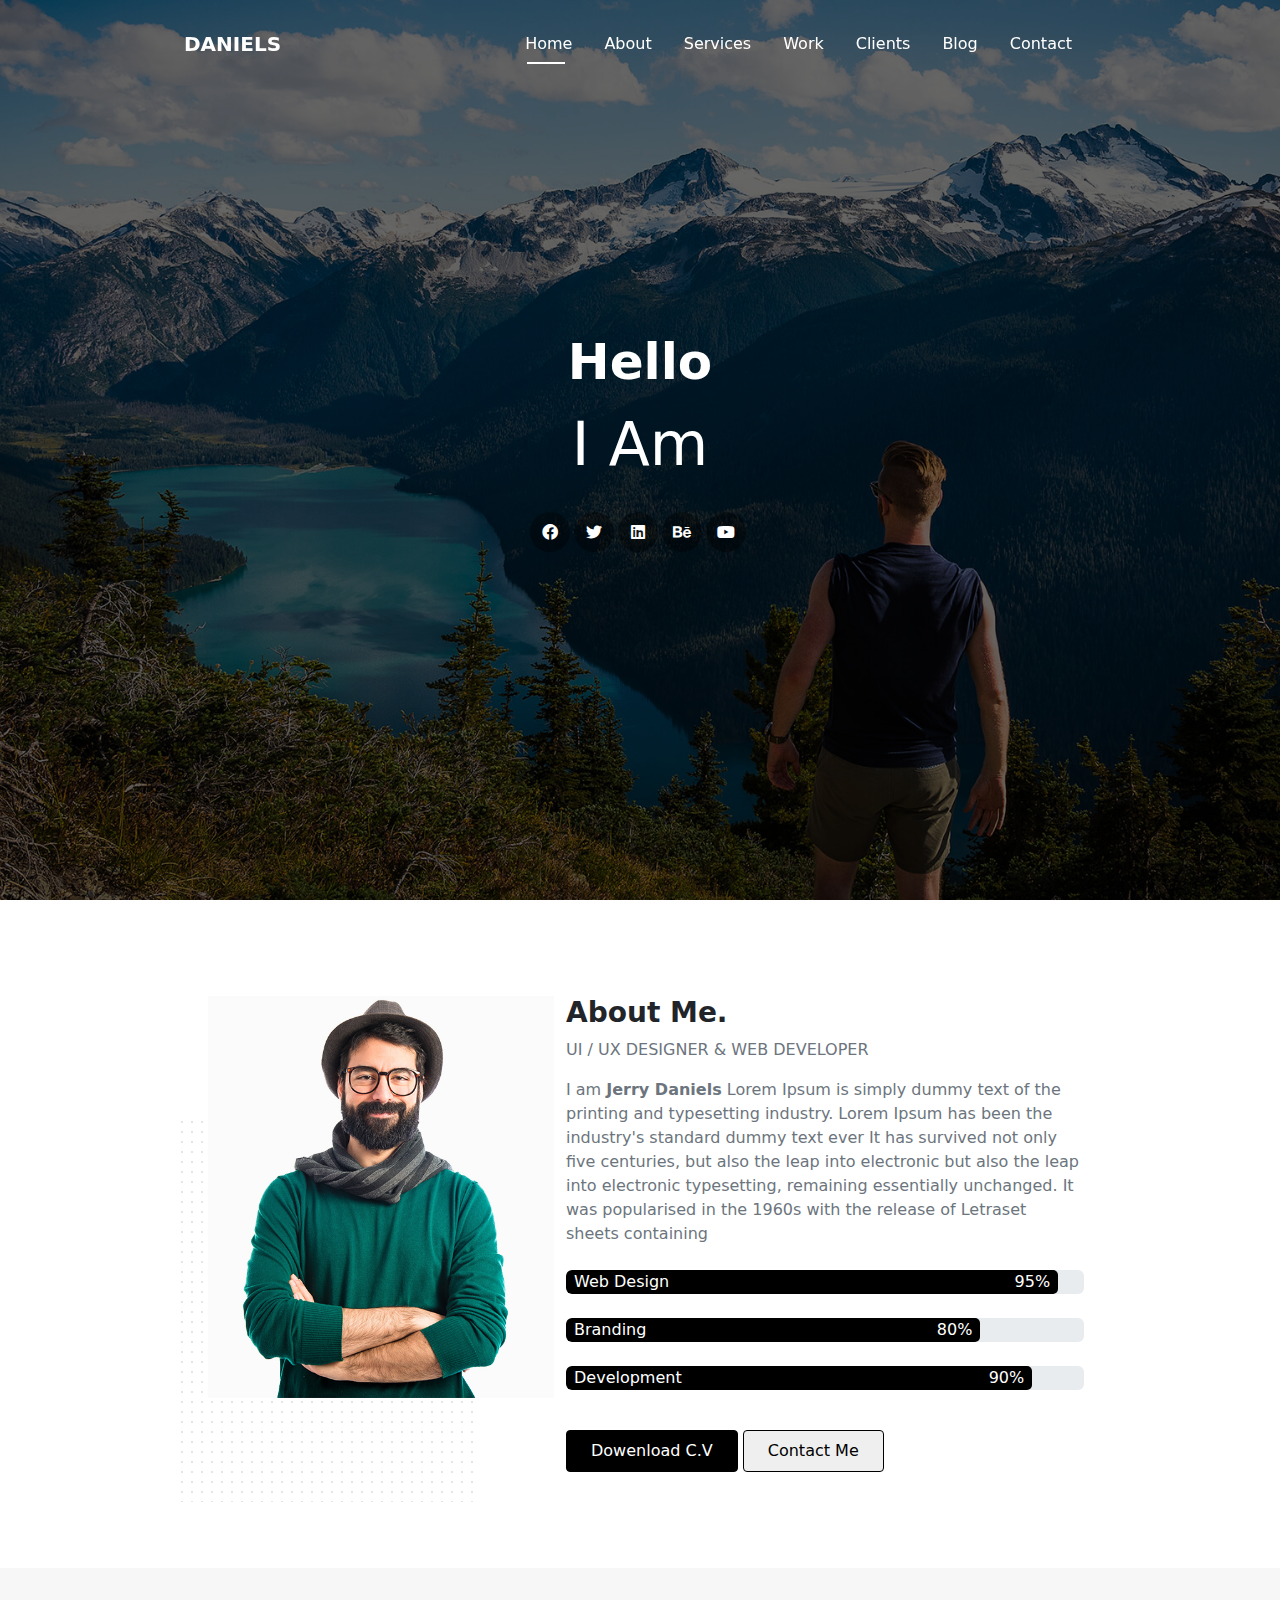
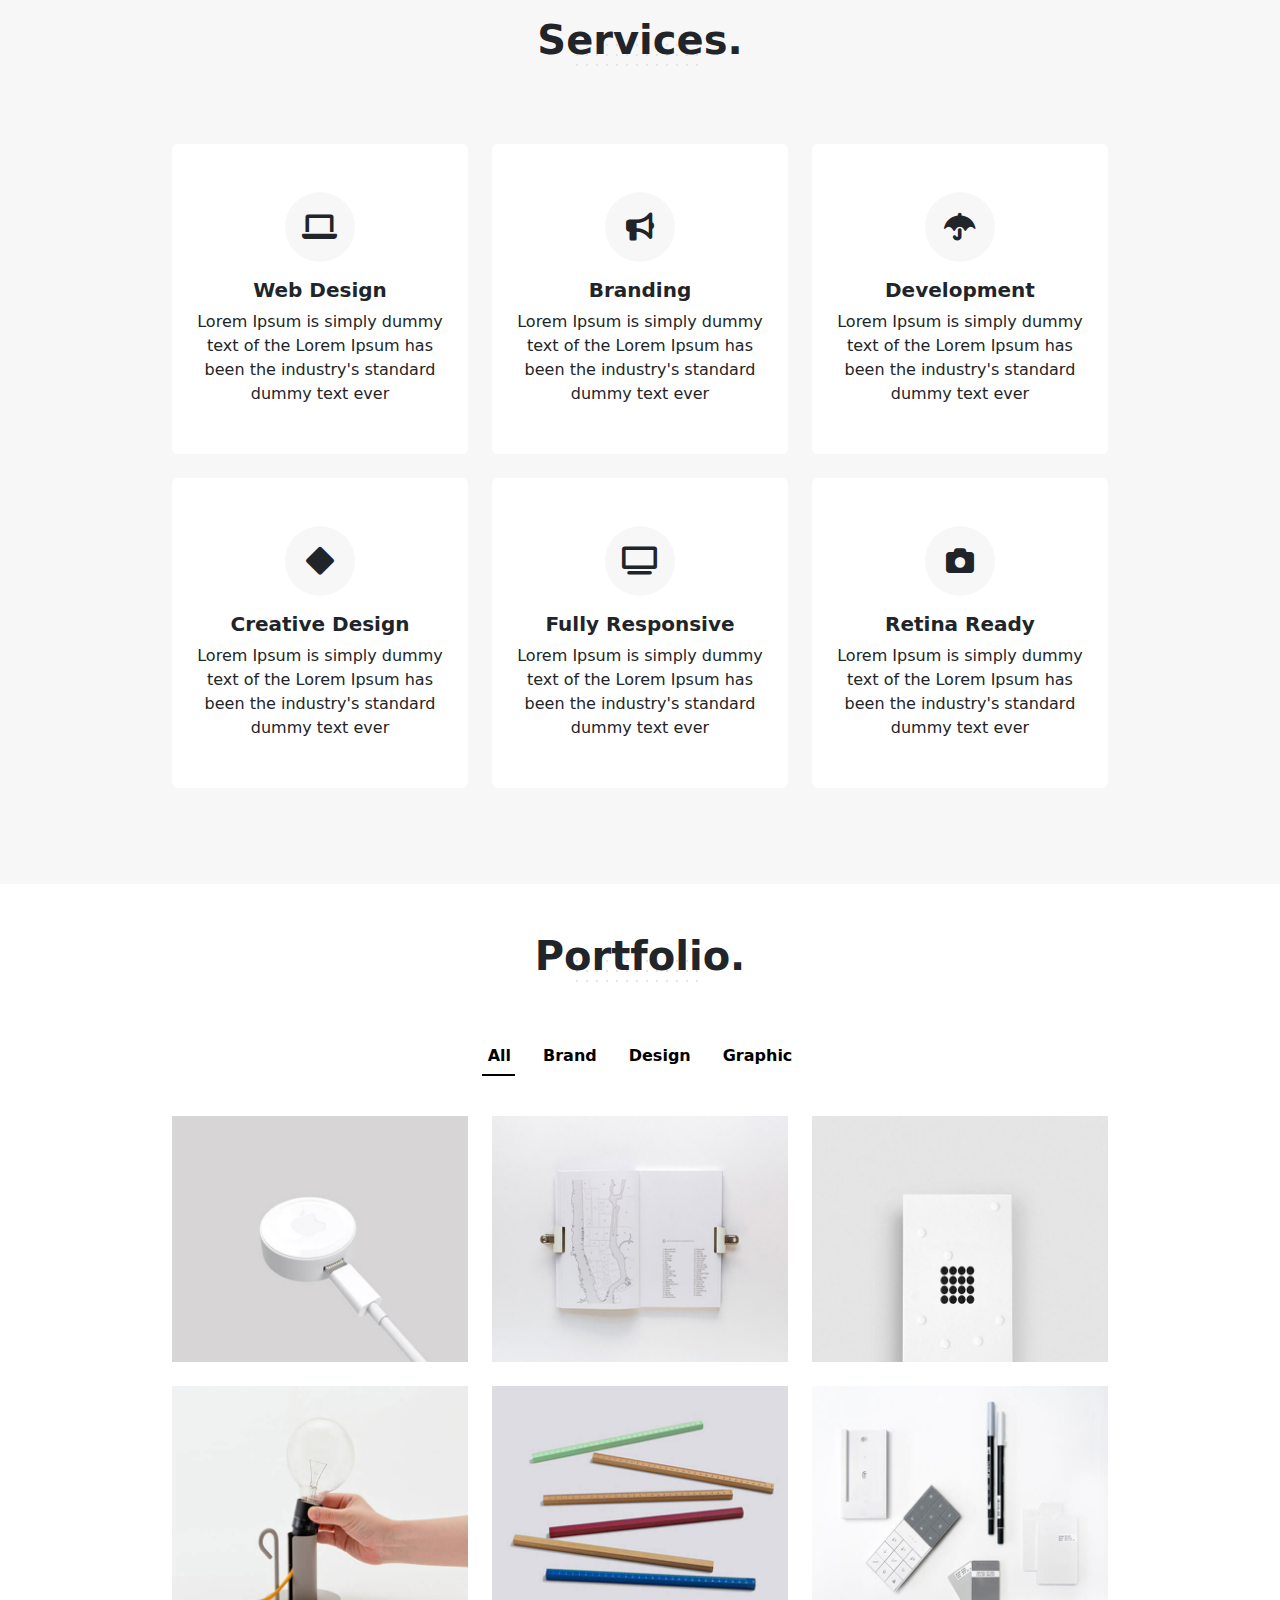
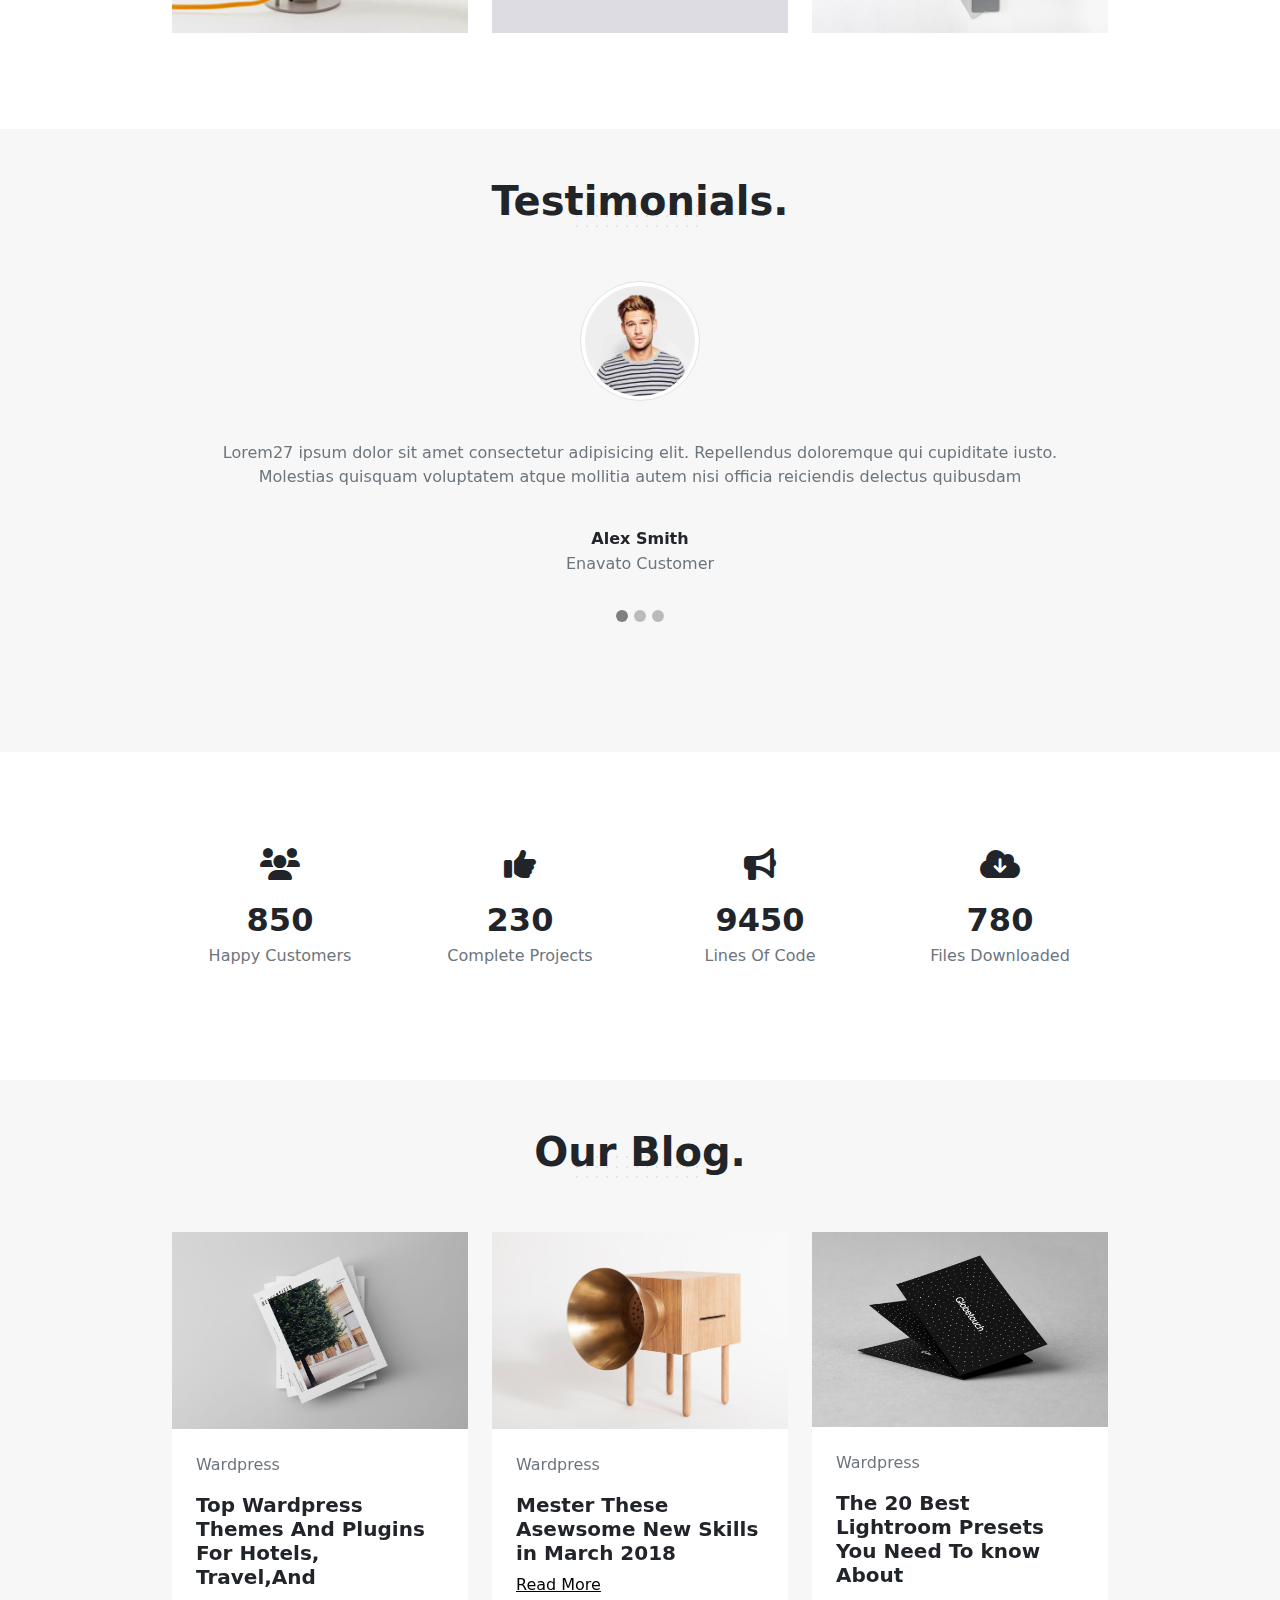
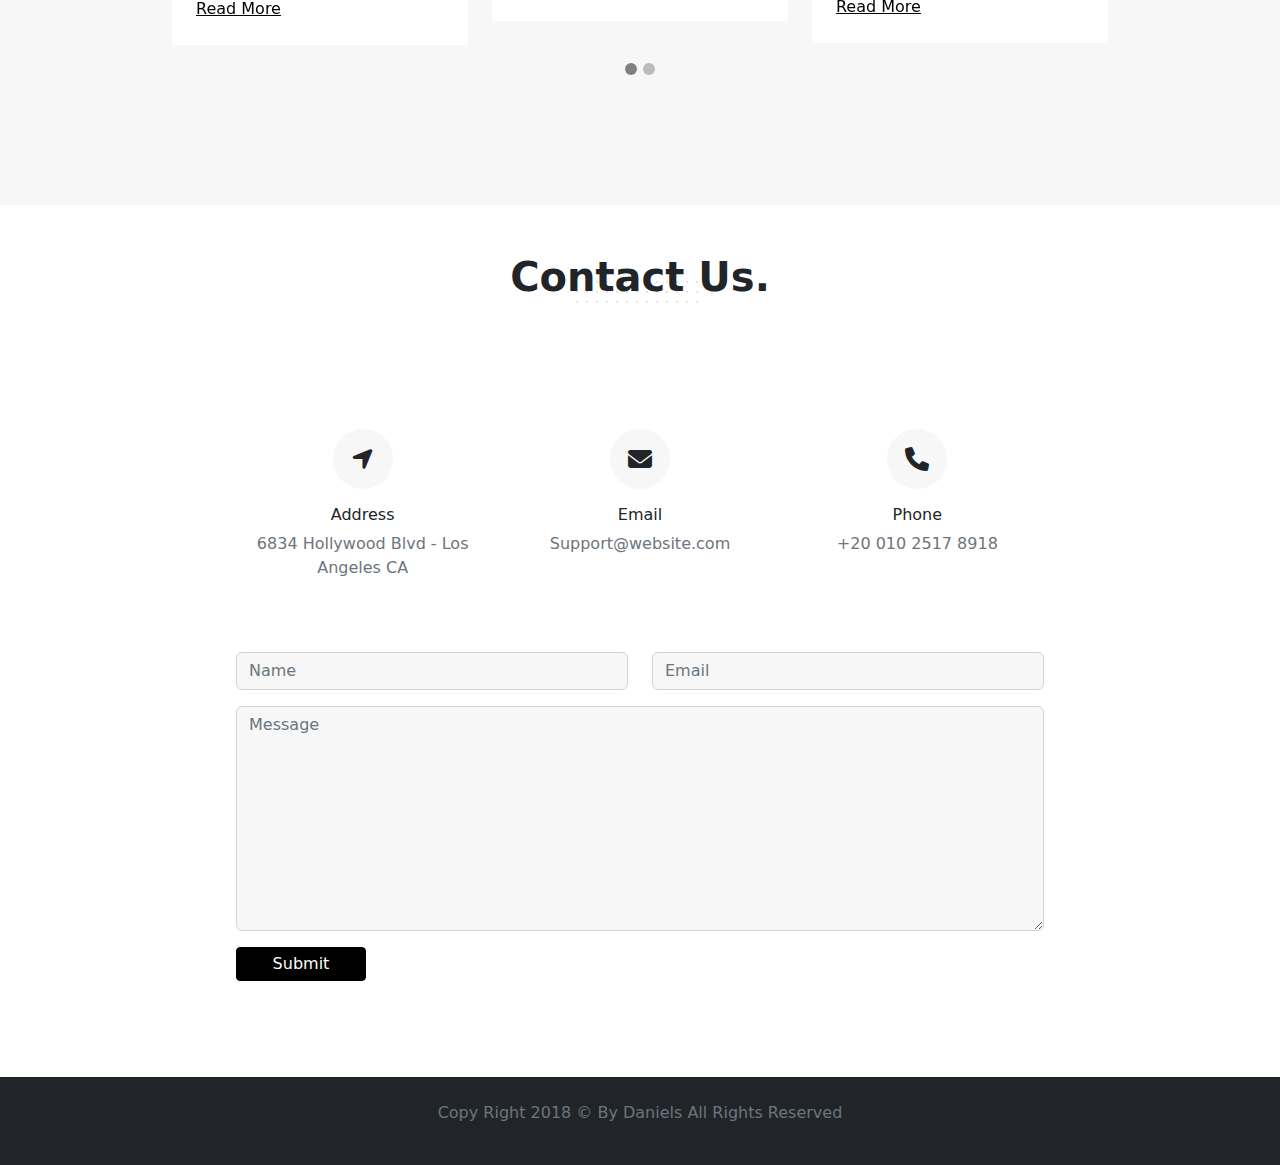
<file: index.html>
<html>

<head>
    <link rel="stylesheet" href="bootstrap/css/bootstrap.min.css">
    <link rel="stylesheet" href="bootstrap/css/all.css">
    <link rel="stylesheet" href="bootstrap/css/style.css">

</head>

<body>
    <!-- home -->
     <div class="nave back-ground fixed-top ">
        <div class="container w-75 py-3">
        <nav class="navbar navbar-expand-lg   ">
            <div class="container">
              <a class="navbar-brand ass fw-bold text-white" href="#">DANIELS                </a>
              <button class="navbar-toggler" type="button" data-bs-toggle="collapse"
                data-bs-target="#navbarSupportedContent" aria-controls="navbarSupportedContent" aria-expanded="false"
                aria-label="Toggle navigation">
                <span class="navbar-toggler-icon"></span>
              </button>
              <div class="collapse navbar-collapse  " id="navbarSupportedContent">
                <ul class="navbar-nav ms-auto mb-2 mb-lg-0 ">
                  <li class="nav-item">
                    <a class="nav-link active  text-white me-3 " aria-current="page" href="#">Home</a>
                  </li>
                  <li class="nav-item">
                    <a class="nav-link  tt text-white me-3" href="#about">About</a>
                  </li>
                  <li class="nav-item">
                    <a class="nav-link text-white me-3" href="#ser">Services</a>
                  </li>
                  <li class="nav-item">
                    <a class="nav-link text-white me-3" href="#por">Work</a>
                  </li>
                  <li class="nav-item">
                    <a class="nav-link text-white me-3" href="#test">Clients</a>
                  </li>
                  <li class="nav-item">
                    <a class="nav-link text-white me-3" href="#blo">Blog</a>
                  </li>
                  <li class="nav-item">
                    <a class="nav-link text-white me-3" href="#cont">Contact</a>
                  </li>
                  
                </ul>
        
              </div>
            </div>
          </nav>
       <div class="back-top position-fixed rounded-circle text-white bg-dark fs-2"><i class=" fa fa-arrow-circle-up "></i></div>
       
        </div>
    </div>  
    <header class="home">
        <div class="layer">
           
         
            <div
                class="content-home d-flex justify-content-center align-items-center h-100 text-white flex-column text-center">
                <h5 class="fw-bold">Hello</h5>
                <h1 class="mt-2 mb-2 "><span class="fw-light">I Am</span></h1 >
                    
                       
                <div class="d-flex">
                    <div class="  mt-4 me-1 m-auto d-flex justify-content-center align-items-center w-10 h-10  rounded-circle mb-3">
                        <i class="fa-brands fa-facebook "></i>
                    </div>
                    <div class="  mt-4  me-1 d-flex justify-content-center align-items-center w-10 h-10  rounded-circle mb-3">
                        <i class="fa-brands fa-twitter "></i>

                    </div>
                    <div class="  mt-4  me-1 m-auto d-flex justify-content-center align-items-center w-10 h-10  rounded-circle mb-3">
                        <i class="fa-brands fa-linkedin  "></i>

                    </div>
                    <div class="  mt-4 me-1 m-auto d-flex justify-content-center align-items-center w-10 h-10  rounded-circle mb-3">
                        <i class="fa-brands fa-behance "></i>
                    </div>
                
                    <div class="  mt-4 me-1 m-auto d-flex justify-content-center align-items-center w-10 h-10  rounded-circle mb-3">
                        <i class="fa-brands fa-youtube "></i>                        </div>
                </div>
                  
                </div>
            </div>
        </div>


    </header>
    <!-- about -->
    <section class="about p-5"id="about">
        <div class="container py-5 w-75">
            <div class="row ">
                <div class="col-md-5 gg ">

                    <div class="  image  "><img src="bootstrap/css/img/img/hero.jpg " class="w-100"></div>

                </div>
                <div class="col-md-7  p-md-0 pt-sm-5">
                    <h3 class="fw-bold ">About Me.</h3>
                    <span class="text-muted mb-3  d-block">UI / UX DESIGNER & WEB DEVELOPER</span>
                    <p class="text-muted mb-4"> I am <span class="fw-bold">Jerry Daniels</span> Lorem Ipsum is simply
                        dummy text of the printing and typesetting industry. Lorem Ipsum has been the industry's
                        standard dummy text ever It has survived not only five centuries, but also the leap into
                        electronic but also the leap into electronic typesetting, remaining essentially unchanged. It
                        was popularised in the 1960s with the release of Letraset sheets containing</p>
                    <div class="progress mb-4 ">
                        <div class="progress-bar fs-6" role="progressbar" aria-label="Example with label"
                            style="width: 95%;" aria-valuenow="25" aria-valuemin="0" aria-valuemax="100">
                                <div class="d-flex justify-content-between p-2"><div class="me-5 ">Web Design</div> <div class="ms-5">95%</div></div> 

                        </div>
                    </div>
                    <div class="progress mb-4">
                        <div class="progress-bar fs-6" role="progressbar" aria-label="Example with label"
                            style="width: 80%;" aria-valuenow="25" aria-valuemin="0" aria-valuemax="100">
                            <div class="d-flex justify-content-between p-2"><div class="me-5 ">  Branding</div> <div class="ms-5">80%</div></div> 

                           
                        </div>
                    </div>
                    <div class="progress mb-4">
                        <div class="progress-bar fs-6" role="progressbar" aria-label="Example with label"
                            style="width: 90%;" aria-valuenow="25" aria-valuemin="0" aria-valuemax="100">
                            <div class="d-flex justify-content-between p-2"><div class="me-5 ">   Development</div> <div class="ms-5">90%</div></div> 

                            
                        </div>
                    </div>
                    <a href="#"><button class="btn1 bg-black text-white mt-3 pt-2 ps-4 pb-2 pe-4 rounded-1  ">Dowenload
                            C.V</button></a>
                    <a href="#"><button class="btn2 mt-3  mt-3 pt-2 ps-4 pb-2 pe-4 rounded-1 ">Contact Me</button></a>
                </div>
            </div>
        </div>
    </section>
    <!-- services -->
    <section class="services py-5" id="ser">
        <div class="title"><h3 class="text-center fw-bold fs-1">Services.</h3></div>
        
        <div class="container w-75 py-5">
            <div class="row ">
                <div class="col-md-4 text-center  gy-4 ">
                    <div class="services-items  shad bg-white p-4 rounded-2 ">
                        <div
                            class=" icon mt-4 m-auto d-flex justify-content-center align-items-center w-40 h-40  rounded-circle mb-3">
                            <i class="fa-solid fa-laptop  fs-3 "></i>
                        </div>
                        <h5 class="fw-bold">Web Design</h5>
                        <p class="mb-4"> Lorem Ipsum is simply dummy text of the Lorem Ipsum has been the industry's
                            standard dummy text ever</p>
                    </div>
                </div>
                <div class="col-md-4 text-center  gy-4">
                    <div class="services-items   shad bg-white p-4 rounded-2 ">
                        <div
                            class=" icon  mt-4 m-auto d-flex justify-content-center align-items-center w-40 h-40  rounded-circle mb-3">
                            <i class="fa-solid fa fa-bullhorn  fs-3 "></i>
                        </div>
                        <h5 class="fw-bold">Branding</h5>
                        <p class="mb-4"> Lorem Ipsum is simply dummy text of the Lorem Ipsum has been the industry's
                            standard dummy text ever</p>
                    </div>
                </div>
                <div class="col-md-4 text-center gy-4 ">
                    <div class="services-items shad bg-white p-4 rounded-2 ">
                        <div
                            class=" icon  mt-4 m-auto d-flex justify-content-center align-items-center w-40 h-40 rounded-circle mb-3">
                            <i class="fa-solid fa-umbrella fs-3 "></i>
                        </div>
                        <h5 class="fw-bold">Development</h5>
                        <p class="mb-4"> Lorem Ipsum is simply dummy text of the Lorem Ipsum has been the industry's
                            standard dummy text ever</p>
                    </div>
                </div>
                <div class="col-md-4 text-center g-4 ">
                    <div class="services-items shad bg-white p-4 rounded-2 ">
                        <div
                            class=" icon mt-4 m-auto d-flex justify-content-center align-items-center w-40 h-40  rounded-circle mb-3">
                            <i class="fa-solid fa-diamond  fs-3 "></i>
                        </div>
                        <h5 class="fw-bold">
                            Creative Design</h5>
                        <p class="mb-4"> Lorem Ipsum is simply dummy text of the Lorem Ipsum has been the industry's
                            standard dummy text ever</p>
                    </div>
                </div>
                <div class="col-md-4 text-center  g-4">
                    <div class="services-items shad bg-white p-4 rounded-2 ">
                        <div
                            class=" icon mt-4 m-auto d-flex justify-content-center align-items-center w-40 h-40 rounded-circle mb-3">
                            <i class="fa-solid fa-television  fs-3 "></i>
                        </div>
                        <h5 class="fw-bold">
                            Fully Responsive</h5>
                        <p class="mb-4"> Lorem Ipsum is simply dummy text of the Lorem Ipsum has been the industry's
                            standard dummy text ever</p>
                    </div>
                </div>
                <div class="col-md-4 text-center gy-4 ">
                    <div class="services-items shad bg-white p-4 rounded-2 ">
                        <div
                            class=" icon mt-4 m-auto d-flex justify-content-center align-items-center w-40 h-40  rounded-circle mb-3">
                            <i class="fa-solid fa-camera   fs-3"></i>
                        </div>
                        <h5 class="fw-bold">Retina Ready</h5>
                        <p class="mb-4"> Lorem Ipsum is simply dummy text of the Lorem Ipsum has been the industry's
                            standard dummy text ever</p>
                    </div>
                </div>
            </div>
        </div>
    </section>
    <!-- Portfolio. -->
    <section class="Portfolio py-5" id="por">
       <div class="title"> <h3 class="text-center fw-bold fs-1">Portfolio.</h3></div>
        <div class="container py-5 w-75">

            <ul class="nav nav-pills d-flex  justify-content-center mb-3" id="pills-tab" role="tablist">
                <li class="nav-item" role="presentation">
                    <button class="nav-link active" id="pills-home-tab" data-bs-toggle="pill"
                        data-bs-target="#pills-all" type="button" role="tab" aria-controls="pills-home"
                        aria-selected="true"><span class="position-relative">All</span></button>
                </li>
                <li class="nav-item" role="presentation">
                    <button class="nav-link" id="pills-profile-tab" data-bs-toggle="pill" data-bs-target="#pills-brand"
                        type="button" role="tab" aria-controls="pills-profile" aria-selected="false">Brand</button>
                </li>
                <li class="nav-item" role="presentation">
                    <button class="nav-link" id="pills-contact-tab" data-bs-toggle="pill" data-bs-target="#pills-design"
                        type="button" role="tab" aria-controls="pills-contact" aria-selected="false">Design</button>
                </li>
                <li class="nav-item" role="presentation">
                    <button class="nav-link" id="pills-contact-tab" data-bs-toggle="pill"
                        data-bs-target="#pills-graphic" type="button" role="tab" aria-controls="pills-contact"
                        aria-selected="false">Graphic</button>
                </li>

            </ul>
            <div class="tab-content" id="pills-tabContent">
                <div class="tab-pane fade show active" id="pills-all" role="tabpanel" aria-labelledby="pills-home-tab"
                    tabindex="0">

                    <div class="row">
                        <div class="col-md-4 gy-4">
                            <div class=" protfolio-item "><img src="bootstrap/css/img/img/portfolio/1.jpg"
                                    class="w-100">
                                <div
                                    class="protfolio-layer d-flex justify-content-center align-items-center flex-column  ">
                                    <div class="content-prto text-center ">
                                        <h6>WEB DESIGN</h6>
                                        <div class="d-flex m-auto">
                                            <div
                                                class=" i-protfolio d-flex justify-content-center align-items-center w-10 h-10 rounded-circle me-1 ">
                                                <i class="fa-solid fa-chain-broken "></i>

                                            </div>
                                            <div
                                                class="i-protfolio d-flex justify-content-center align-items-center w-10 h-10 rounded-circle ">

                                                <i class="fa-solid fa-search "></i>
                                            </div>
                                        </div>
                                    </div>
                                </div>
                            </div>

                        </div>
                        <div class="col-md-4 gy-4">
                            <div class=" protfolio-item "><img src="bootstrap/css/img/img/portfolio/2.jpg"
                                    class="w-100">
                                <div
                                    class="protfolio-layer d-flex justify-content-center align-items-center flex-column  ">
                                    <div class="content-prto text-center ">
                                        <h6>WEB DESIGN</h6>
                                        <div class="d-flex m-auto">
                                            <div
                                                class=" i-protfolio d-flex justify-content-center align-items-center w-10 h-10 rounded-circle me-1 ">
                                                <i class="fa-solid fa-chain-broken "></i>

                                            </div>
                                            <div
                                                class="i-protfolio d-flex justify-content-center align-items-center w-10 h-10 rounded-circle ">

                                                <i class="fa-solid fa-search "></i>
                                            </div>
                                        </div>
                                    </div>
                                </div>
                            </div>

                        </div>
                        <div class="col-md-4 gy-4">
                            <div class=" protfolio-item "><img src="bootstrap/css/img/img/portfolio/3.jpg"
                                    class="w-100">
                                <div
                                    class="protfolio-layer d-flex justify-content-center align-items-center flex-column  ">
                                    <div class="content-prto text-center ">
                                        <h6>WEB DESIGN</h6>
                                        <div class="d-flex m-auto">
                                            <div
                                                class=" i-protfolio d-flex justify-content-center align-items-center w-10 h-10 rounded-circle me-1 ">
                                                <i class="fa-solid fa-chain-broken "></i>

                                            </div>
                                            <div
                                                class="i-protfolio d-flex justify-content-center align-items-center w-10 h-10 rounded-circle ">

                                                <i class="fa-solid fa-search "></i>
                                            </div>
                                        </div>
                                    </div>
                                </div>
                            </div>

                        </div>
                        <div class="col-md-4 gy-4">
                            <div class=" protfolio-item "><img src="bootstrap/css/img/img/portfolio/4.jpg"
                                    class="w-100">
                                <div
                                    class="protfolio-layer d-flex justify-content-center align-items-center flex-column  ">
                                    <div class="content-prto text-center ">
                                        <h6>WEB DESIGN</h6>
                                        <div class="d-flex m-auto">
                                            <div
                                                class=" i-protfolio d-flex justify-content-center align-items-center w-10 h-10 rounded-circle me-1 ">
                                                <i class="fa-solid fa-chain-broken "></i>

                                            </div>
                                            <div
                                                class="i-protfolio d-flex justify-content-center align-items-center w-10 h-10 rounded-circle ">

                                                <i class="fa-solid fa-search "></i>
                                            </div>
                                        </div>
                                    </div>
                                </div>
                            </div>

                        </div>
                        <div class="col-md-4 gy-4">
                            <div class=" protfolio-item "><img src="bootstrap/css/img/img/portfolio/5.jpg"
                                    class="w-100">
                                <div
                                    class="protfolio-layer d-flex justify-content-center align-items-center flex-column  ">
                                    <div class="content-prto text-center ">
                                        <h6>WEB DESIGN</h6>
                                        <div class="d-flex m-auto">
                                            <div
                                                class=" i-protfolio d-flex justify-content-center align-items-center w-10 h-10 rounded-circle me-1 ">
                                                <i class="fa-solid fa-chain-broken "></i>

                                            </div>
                                            <div
                                                class="i-protfolio d-flex justify-content-center align-items-center w-10 h-10 rounded-circle ">

                                                <i class="fa-solid fa-search "></i>
                                            </div>
                                        </div>
                                    </div>
                                </div>
                            </div>

                        </div>
                        <div class="col-md-4 gy-4">
                            <div class=" protfolio-item "><img src="bootstrap/css/img/img/portfolio/6.jpg"
                                    class="w-100">
                                <div
                                    class="protfolio-layer d-flex justify-content-center align-items-center flex-column  ">
                                    <div class="content-prto text-center ">
                                        <h6>WEB DESIGN</h6>
                                        <div class="d-flex m-auto">
                                            <div
                                                class=" i-protfolio d-flex justify-content-center align-items-center w-10 h-10 rounded-circle me-1 ">
                                                <i class="fa-solid fa-chain-broken "></i>

                                            </div>
                                            <div
                                                class="i-protfolio d-flex justify-content-center align-items-center w-10 h-10 rounded-circle ">

                                                <i class="fa-solid fa-search "></i>
                                            </div>
                                        </div>
                                    </div>
                                </div>
                            </div>

                        </div>

                    </div>
                </div>
                <div class="tab-pane fade" id="pills-brand" role="tabpanel" aria-labelledby="pills-profile-tab"
                    tabindex="0">
                    <div class="row">
                        <div class="col-md-4 gy-4">
                            <div class=" protfolio-item "><img src="bootstrap/css/img/img/portfolio/4.jpg"
                                    class="w-100">
                                <div
                                    class="protfolio-layer d-flex justify-content-center align-items-center flex-column  ">
                                    <div class="content-prto text-center ">
                                        <h6>WEB DESIGN</h6>
                                        <div class="d-flex m-auto">
                                            <div
                                                class=" i-protfolio d-flex justify-content-center align-items-center w-10 h-10 rounded-circle me-1 ">
                                                <i class="fa-solid fa-chain-broken "></i>

                                            </div>
                                            <div
                                                class="i-protfolio d-flex justify-content-center align-items-center w-10 h-10 rounded-circle ">

                                                <i class="fa-solid fa-search "></i>
                                            </div>
                                        </div>
                                    </div>
                                </div>
                            </div>
                        </div>
                        <div class="col-md-4 gy-4">
                            <div class=" protfolio-item "><img src="bootstrap/css/img/img/portfolio/6.jpg"
                                    class="w-100">
                                <div
                                    class="protfolio-layer d-flex justify-content-center align-items-center flex-column  ">
                                    <div class="content-prto text-center ">
                                        <h6>WEB DESIGN</h6>
                                        <div class="d-flex m-auto">
                                            <div
                                                class=" i-protfolio d-flex justify-content-center align-items-center w-10 h-10 rounded-circle me-1 ">
                                                <i class="fa-solid fa-chain-broken "></i>

                                            </div>
                                            <div
                                                class="i-protfolio d-flex justify-content-center align-items-center w-10 h-10 rounded-circle ">

                                                <i class="fa-solid fa-search "></i>
                                            </div>
                                        </div>
                                    </div>
                                </div>
                            </div>

                        </div>
                    </div>
                </div>
                <div class="tab-pane fade" id="pills-design" role="tabpanel" aria-labelledby="pills-contact-tab"
                    tabindex="0">
                    <div class="row">
                        <div class="col-md-4 ">
                            <div class=" protfolio-item "><img src="bootstrap/css/img/img/portfolio/2.jpg"
                                    class="w-100">
                                <div
                                    class="protfolio-layer d-flex justify-content-center align-items-center flex-column  ">
                                    <div class="content-prto text-center ">
                                        <h6>WEB DESIGN</h6>
                                        <div class="d-flex m-auto">
                                            <div
                                                class=" i-protfolio d-flex justify-content-center align-items-center w-10 h-10 rounded-circle me-1 ">
                                                <i class="fa-solid fa-chain-broken "></i>

                                            </div>
                                            <div
                                                class="i-protfolio d-flex justify-content-center align-items-center w-10 h-10 rounded-circle ">

                                                <i class="fa-solid fa-search "></i>
                                            </div>
                                        </div>
                                    </div>
                                </div>
                            </div>

                        </div>

                        <div class="col-md-4 ">
                            <div class=" protfolio-item "><img src="bootstrap/css/img/img/portfolio/5.jpg"
                                    class="w-100">
                                <div
                                    class="protfolio-layer d-flex justify-content-center align-items-center flex-column  ">
                                    <div class="content-prto text-center ">
                                        <h6>WEB DESIGN</h6>
                                        <div class="d-flex m-auto">
                                            <div
                                                class=" i-protfolio d-flex justify-content-center align-items-center w-10 h-10 rounded-circle me-1 ">
                                                <i class="fa-solid fa-chain-broken "></i>

                                            </div>
                                            <div
                                                class="i-protfolio d-flex justify-content-center align-items-center w-10 h-10 rounded-circle ">

                                                <i class="fa-solid fa-search "></i>
                                            </div>
                                        </div>
                                    </div>
                                </div>
                            </div>

                        </div>
                    </div>




                </div>
                <div class="tab-pane fade" id="pills-graphic" role="tabpanel" aria-labelledby="pills-disabled-tab"
                    tabindex="0">
                    <div class="row">
                        <div class="col-md-4 ">
                            <div class=" protfolio-item "><img src="bootstrap/css/img/img/portfolio/1.jpg"
                                    class="w-100">
                                <div
                                    class="protfolio-layer d-flex justify-content-center align-items-center flex-column  ">
                                    <div class="content-prto text-center ">
                                        <h6>WEB DESIGN</h6>
                                        <div class="d-flex m-auto">
                                            <div
                                                class=" i-protfolio d-flex justify-content-center align-items-center w-10 h-10 rounded-circle me-1 ">
                                                <i class="fa-solid fa-chain-broken "></i>

                                            </div>
                                            <div
                                                class="i-protfolio d-flex justify-content-center align-items-center w-10 h-10 rounded-circle ">

                                                <i class="fa-solid fa-search "></i>
                                            </div>
                                        </div>
                                    </div>
                                </div>
                            </div>

                        </div>


                        <div class="col-md-4 ">
                            <div class=" protfolio-item "><img src="bootstrap/css/img/img/portfolio/3.jpg"
                                    class="w-100">
                                <div
                                    class="protfolio-layer d-flex justify-content-center align-items-center flex-column  ">
                                    <div class="content-prto text-center ">
                                        <h6>WEB DESIGN</h6>
                                        <div class="d-flex m-auto">
                                            <div
                                                class=" i-protfolio d-flex justify-content-center align-items-center w-10 h-10 rounded-circle me-1 ">
                                                <i class="fa-solid fa-chain-broken "></i>

                                            </div>
                                            <div
                                                class="i-protfolio d-flex justify-content-center align-items-center w-10 h-10 rounded-circle ">

                                                <i class="fa-solid fa-search "></i>
                                            </div>
                                        </div>
                                    </div>
                                </div>
                            </div>

                        </div>

                        <div class="col-md-4 ">
                            <div class=" protfolio-item "><img src="bootstrap/css/img/img/portfolio/5.jpg"
                                    class="w-100">
                                <div
                                    class="protfolio-layer d-flex justify-content-center align-items-center flex-column  ">
                                    <div class="content-prto text-center ">
                                        <h6>WEB DESIGN</h6>
                                        <div class="d-flex m-auto">
                                            <div
                                                class=" i-protfolio d-flex justify-content-center align-items-center w-10 h-10 rounded-circle me-1 ">
                                                <i class="fa-solid fa-chain-broken "></i>

                                            </div>
                                            <div
                                                class="i-protfolio d-flex justify-content-center align-items-center w-10 h-10 rounded-circle ">

                                                <i class="fa-solid fa-search "></i>
                                            </div>
                                        </div>
                                    </div>
                                </div>
                            </div>

                        </div>

                    </div>








                </div>
            </div>

        </div>

    </section>

    <!-- Testimonials. -->
    <section class="Testimonials py-5" id="test">
        <div class="title"><h3 class="text-center fs-1 fw-bold">Testimonials.</h3></div>
        <div class="container py-5">


            <div id="carouselExampleIndicators" class="carousel slide" data-bs-ride="true">

                <div class="carousel-inner text-center">
                    <div class="carousel-item active  ">

<img src="bootstrap/css/img/img/clients/1 (1).jpg" class="w-20 h-20 rounded-circle img-thumbnail">
                        <p class="w-75 mx-auto my-3 py-4 text-muted">Lorem27 ipsum dolor sit amet consectetur
                            adipisicing elit. Repellendus doloremque qui cupiditate iusto. Molestias quisquam voluptatem
                            atque mollitia autem nisi officia reiciendis delectus quibusdam </p>
                        <h6 class="fw-bold mb-1">Alex Smith</h6>
                        <p class="text-muted">Enavato Customer</p>
                    </div>

                    <div class="carousel-item   ">

                        <img src="bootstrap/css/img/img/clients/1 (1).jpg" class="w-20 h-20 rounded-circle img-thumbnail">

                        <p class="w-75 mx-auto my-3 py-4 text-muted">Lorem27 ipsum dolor sit amet consectetur
                            adipisicing elit. Repellendus doloremque qui cupiditate iusto. Molestias quisquam voluptatem
                            atque mollitia autem nisi officia reiciendis delectus quibusdam </p>
                        <h6 class="fw-bold mb-1">Alex Smith</h6>
                        <p class="text-muted">Enavato Customer</p>
                    </div>

                    <div class="carousel-item   ">

                        <img src="bootstrap/css/img/img/clients/1 (1).jpg" class="w-20 h-20 rounded-circle img-thumbnail">

                        <p class="w-75 mx-auto my-3 py-4 text-muted">Lorem27 ipsum dolor sit amet consectetur
                            adipisicing elit. Repellendus doloremque qui cupiditate iusto. Molestias quisquam voluptatem
                            atque mollitia autem nisi officia reiciendis delectus quibusdam </p>
                        <h6 class="fw-bold mb-1">Alex Smith</h6>
                        <p class="text-muted">Enavato Customer</p>




                    </div>
                </div>

                <div class="carousel-indicators  position-static py-2  ">
                    <button type="button" data-bs-target="#carouselExampleIndicators" data-bs-slide-to="0"
                        class="active " aria-current="true" aria-label="Slide 1"></button>
                    <button type="button" data-bs-target="#carouselExampleIndicators" data-bs-slide-to="1"
                        aria-label="Slide 2"></button>
                    <button type="button" data-bs-target="#carouselExampleIndicators" data-bs-slide-to="2"
                        aria-label="Slide 3"></button>
                </div>
            </div>










        </div>
    </section>
    <!-- numbers -->
    <div class="numbers py-5">
        <div class="container py-5 w-75">
            <div class="row ">
                <div class="col-md-3 text-center">
                    <i class="fa-solid fa-users fs-2"></i>
                    <p class="number-850 fw-bold mt-3 mb-0"></p>
                    <p class="text-muted ">Happy Customers</p>
                </div>

                <div class="col-md-3 text-center">
                    <i class="fa-solid fa-thumbs-up fs-2"></i>
                    <p class="number-230 fw-bold mt-3 mb-0"></p>
                    <p class="text-muted">Complete Projects</p>
                </div>
                <div class="col-md-3 text-center">
                    <i class="fa-solid fa-bullhorn fs-2"></i>
                    <p class="number-9450 fw-bold mt-3 mb-0"></p>
                    <p class="text-muted">Lines Of Code</p>
                </div>

                <div class="col-md-3 text-center">
                    <i class="fa-solid fa-cloud-download fs-2"></i>
                    <p class="number-780 fw-bold mt-3 mb-0"></p>
                    <p class="text-muted ">Files Downloaded</p>
                </div>
            </div>
        </div>
    </div>
    <!-- Our Blog. -->
    <section class=" Blog py-5" id="blo">
        <div class="title"><h3 class="text-center fs-1 fw-bold">Our Blog.</h3></div>
        <div class="container w-75 py-5">
            <div id="carouselasmaa" class="carousel slide" data-bs-ride="true">

                <div class="carousel-inner ">
                    <div class="carousel-item active  ">
                        <div class="row">
                            <div class="col-md-4">
                                <div class="bg-white ">
                                    <div class="div-image">
                                        <img src="bootstrap/css/img/img/blog/1.jpg" class="w-100"></div>
                                    <div class="blog-content p-4">
                                        <p class="text-muted ">Wardpress</p>
                                    <h5 class="fw-bold "> Top Wardpress Themes And Plugins For Hotels, Travel,And</h5>
                                    <a href="#" class="text-black">Read More</a>
                                    </div>
                                </div>
                            </div>
                            <div class="col-md-4">
                                <div class="bg-white">
                                    <div class="div-image">
                                    <img src="bootstrap/css/img/img/blog/2.jpg" class="w-100"></div>
                                    <div class="blog-content p-4">
                                        <p class="text-muted ">Wardpress</p>
                                    <h5 class="fw-bold "> Mester These Asewsome New Skills in March 2018</h5>
                                    <a href="#" class="text-black">Read More</a>
                                    </div>
                                </div>
                            </div>
                            <div class="col-md-4">
                                <div class="bg-white">
                                    <div class="div-image">
                                    <img src="bootstrap/css/img/img/blog/3.jpg" class="w-100"></div>
                                    <div class="blog-content p-4">
                                        <p class="text-muted ">Wardpress</p>
                                    <h5 class="fw-bold "> The 20 Best Lightroom Presets You Need  To know About</h5>
                                    <a href="#" class="text-black">Read More</a>
                                    </div>
                                </div>
                            </div>
                        </div>

                        
                    </div>
                    <div class="carousel-item   ">
                        <div class="row">
                            <div class="col-md-4">
                                <div class="bg-white">
                                    <div class="div-image">
                                    <img src="bootstrap/css/img/img/blog/1.jpg" class="w-100"></div>
                                    <div class="blog-content p-4">
                                        <p class="text-muted ">Wardpress</p>
                                    <h5 class="fw-bold "> Top Wardpress Themes And Plugins For Hotels, Travel,And</h5>
                                    <a href="#" class="text-black">Read More</a>
                                    </div>
                                </div>
                            </div>
                            <div class="col-md-4">
                                <div class="bg-white">
                                    <div class="div-image">
                                    <img src="bootstrap/css/img/img/blog/2.jpg" class="w-100"></div>
                                    <div class="blog-content p-4">
                                        <p class="text-muted ">Wardpress</p>
                                    <h5 class="fw-bold "> Mester These Asewsome New Skills in March 2018</h5>
                                    <a href="#" class="text-black">Read More</a>
                                    </div>
                                </div>
                            </div>
                            <div class="col-md-4">
                                <div class="bg-white">
                                    <div class="div-image">
                                    <img src="bootstrap/css/img/img/blog/4.jpg" class="w-100"></div>
                                    <div class="blog-content p-4">
                                        <p class="text-muted ">Wardpress</p>
                                    <h5 class="fw-bold ">Best Design Items  Apple To The Millennial Genteration</h5>
                                    <a href="#" class="text-black">Read More</a>
                                    </div>
                                </div>
                            </div>
                        </div>

                        
                    </div>


                  
                </div>

                <div class="carousel-indicators  position-static py-2  ">
                    <button type="button" data-bs-target="#carouselasmaa" data-bs-slide-to="0"
                        class="active " aria-current="true" aria-label="Slide 1"></button>
                    <button type="button" data-bs-target="#carouselasmaa" data-bs-slide-to="1"
                        aria-label="Slide 2"></button>
                    
                </div>
            </div>











           
        </div>

    </section>


















    <!-- Contact Us. -->
    <section class="Contact  py-5" id="cont">
        <div class="title"><h3 class="fw-bold fs-1  text-center">Contact Us.</h3></div>
        <div class="container py-5 w-60">
            <div class="row py-5">
                <div class="col-md-4 text-center">
                    <div
                        class=" icon mt-4 m-auto d-flex justify-content-center align-items-center w-40 h-40  rounded-circle mb-3">
                        <i class="fa-solid fa-location-arrow  fs-4 "></i>
                    </div>
                    <h6>Address
                    </h6>
                    <p class="text-muted"> 6834 Hollywood Blvd - Los Angeles CA</p>
                </div>
                <div class="col-md-4 text-center">
                    <div
                        class=" icon mt-4 m-auto d-flex justify-content-center align-items-center w-40 h-40  rounded-circle mb-3">
                        <i class="fa-solid fa-envelope  fs-4 "></i>
                    </div>
                    <h6>Email

                    </h6>
                    <p class="text-muted"> Support@website.com</p>
                </div>
                <div class="col-md-4 text-center">
                    <div
                        class=" icon mt-4 m-auto d-flex justify-content-center align-items-center w-40 h-40  rounded-circle mb-3">
                        <i class="fa-solid fa-phone  fs-4 "></i>
                    </div>
                    <h6>Phone
                    </h6>
                    <p class="text-muted"> +20 010 2517 8918</p>
                </div>
            </div>
            <div class="row">
                <div class="col-md-6 mt-2 ">
                    <input type="text" placeholder="Name" class="w-100 rounded-2 form-control ">
                </div>
                <div class="col-md-6 mt-2">
                    <input type="text" placeholder="Email" class="w-100 rounded-2 form-control">
                </div>

            </div>
            <div class="">
                <textarea class="w-100 mt-3 rounded-2 h-25 form-control" placeholder="Message"></textarea>
            </div>
            <a href="#"><button class="btn2 mt-3  mt-3 pt-1 ps-4 pb-1 pe-4 rounded-1 w-15">Submit</button></a>

        </div>
    </section>

    <footer class="text-center bg-dark py-4">
        <p class="text-muted ">Copy Right 2018 © By Daniels All Rights Reserved</p>
    </footer>
<script src="bootstrap/js/jquery-3.6.1.min.js"></script>

    <script src="bootstrap/js/bootstrap.bundle.min.js"></script>




<script src="main.js"></script>












</body>

</html>
</file>
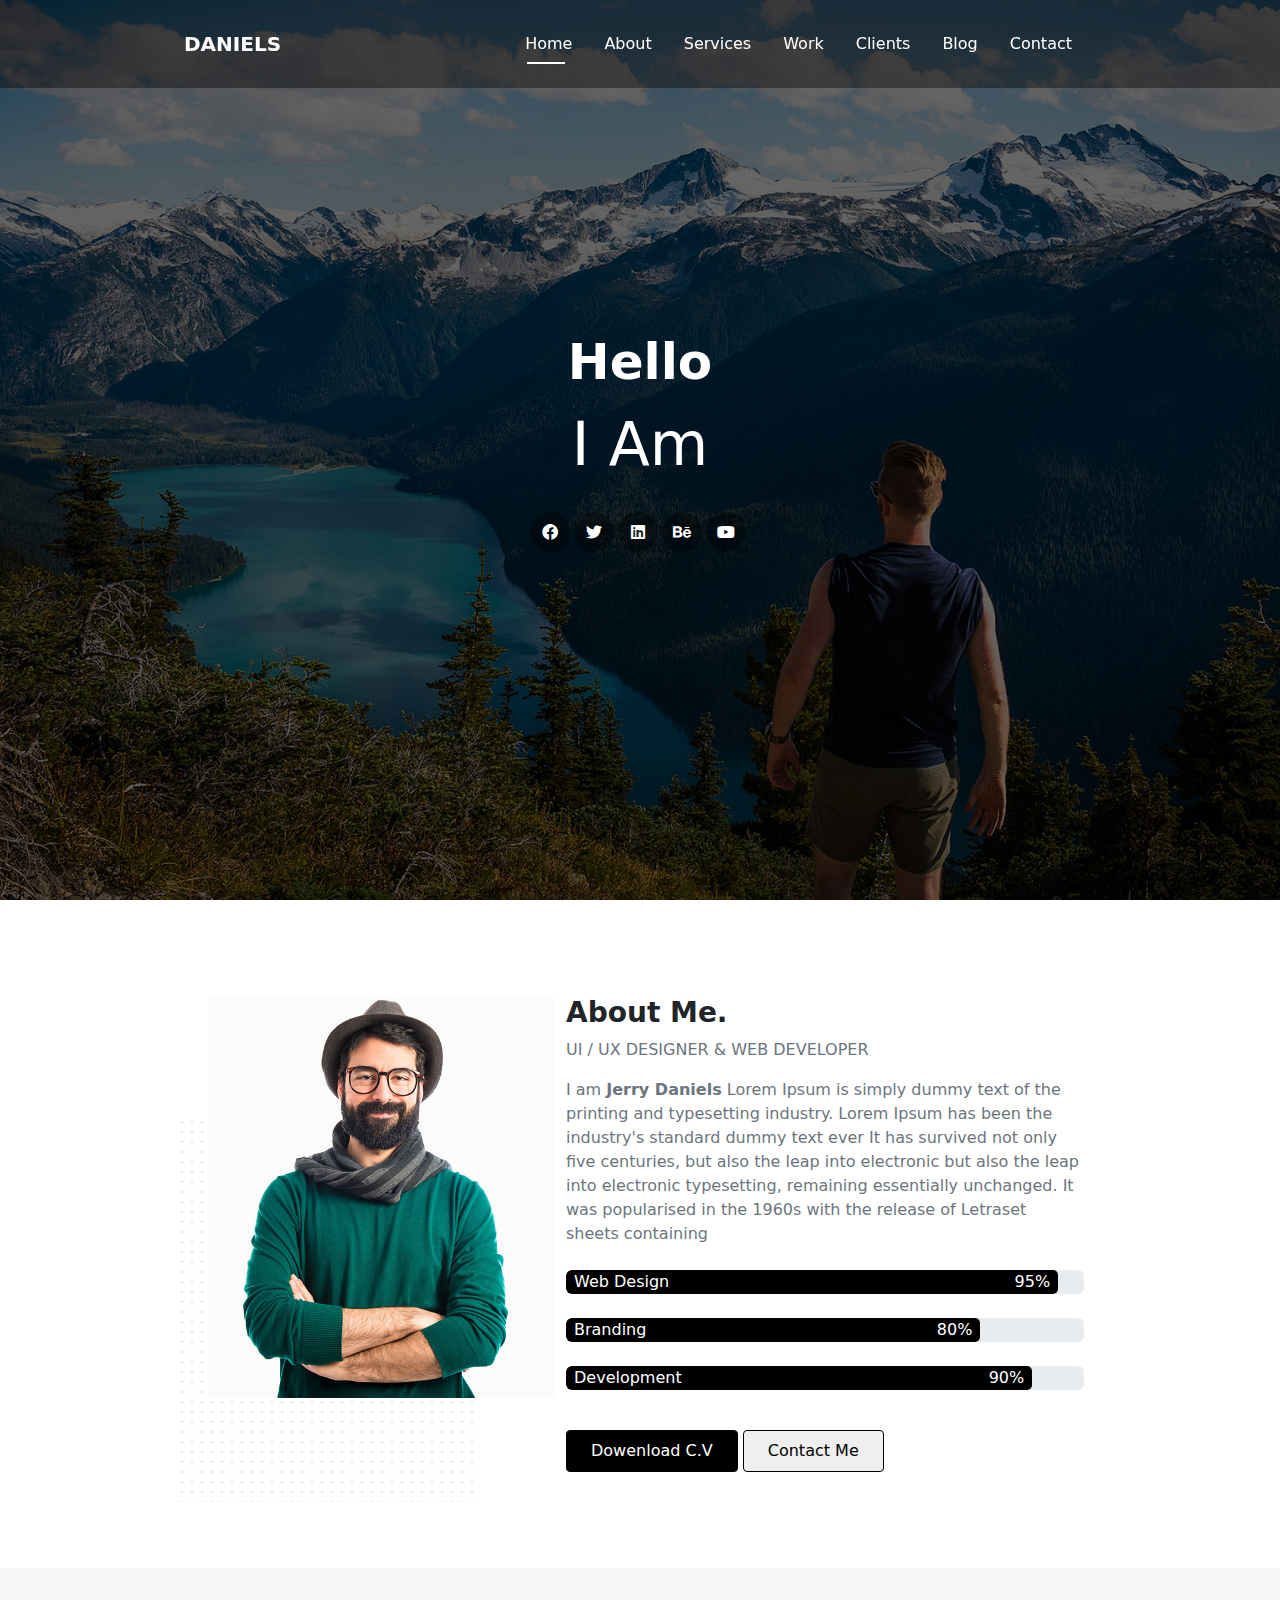
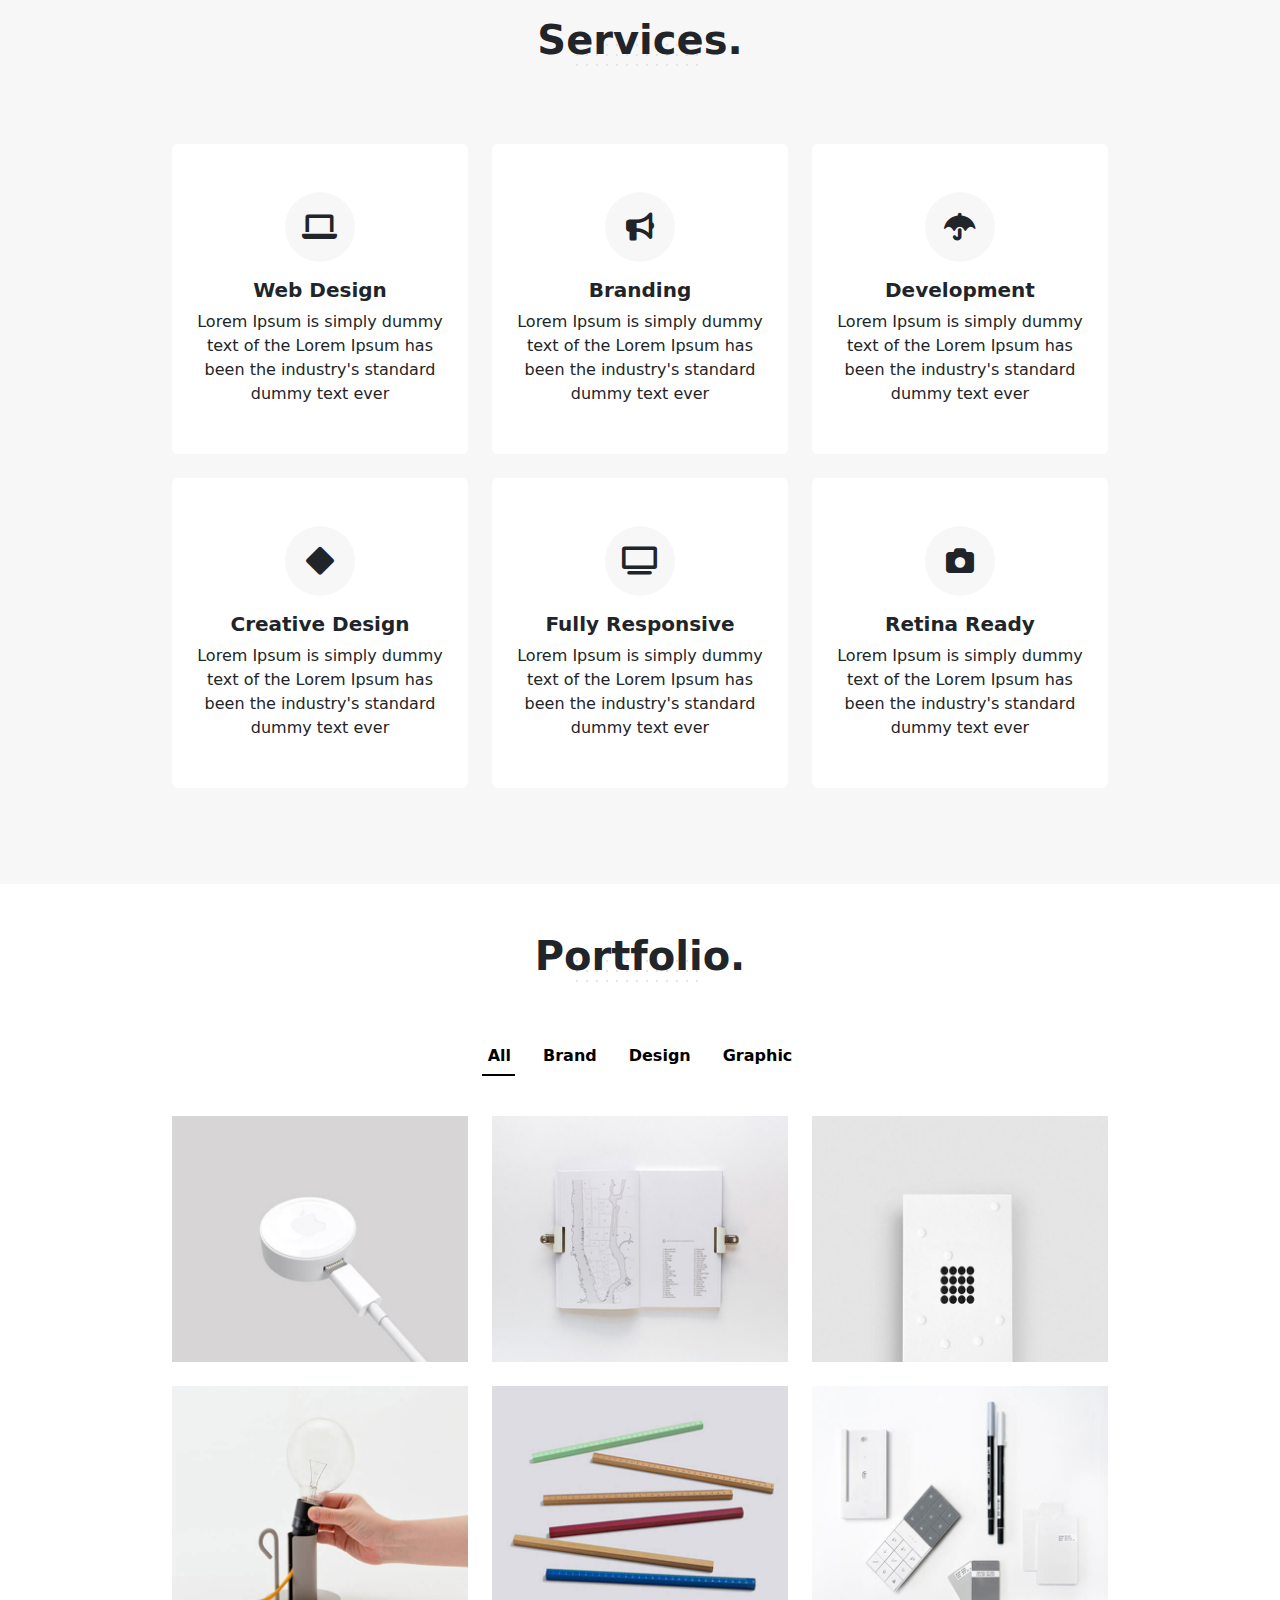
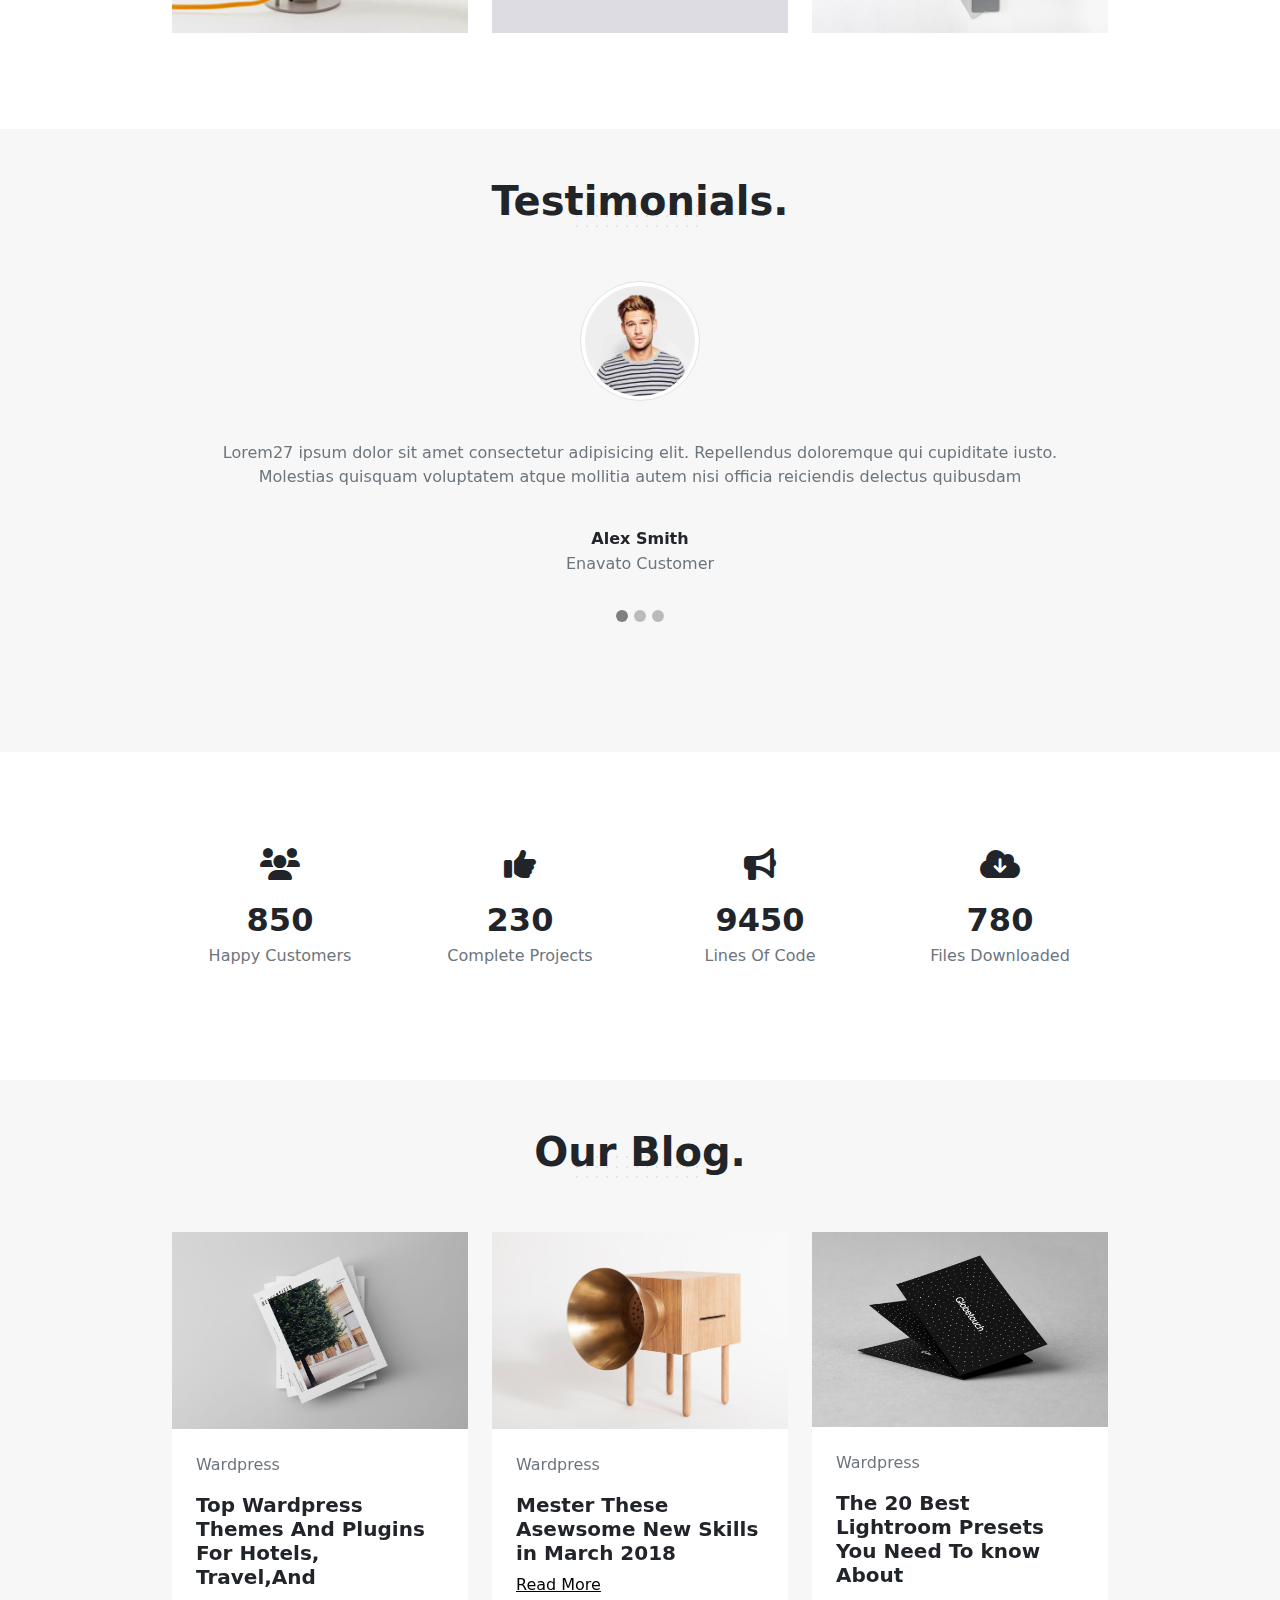
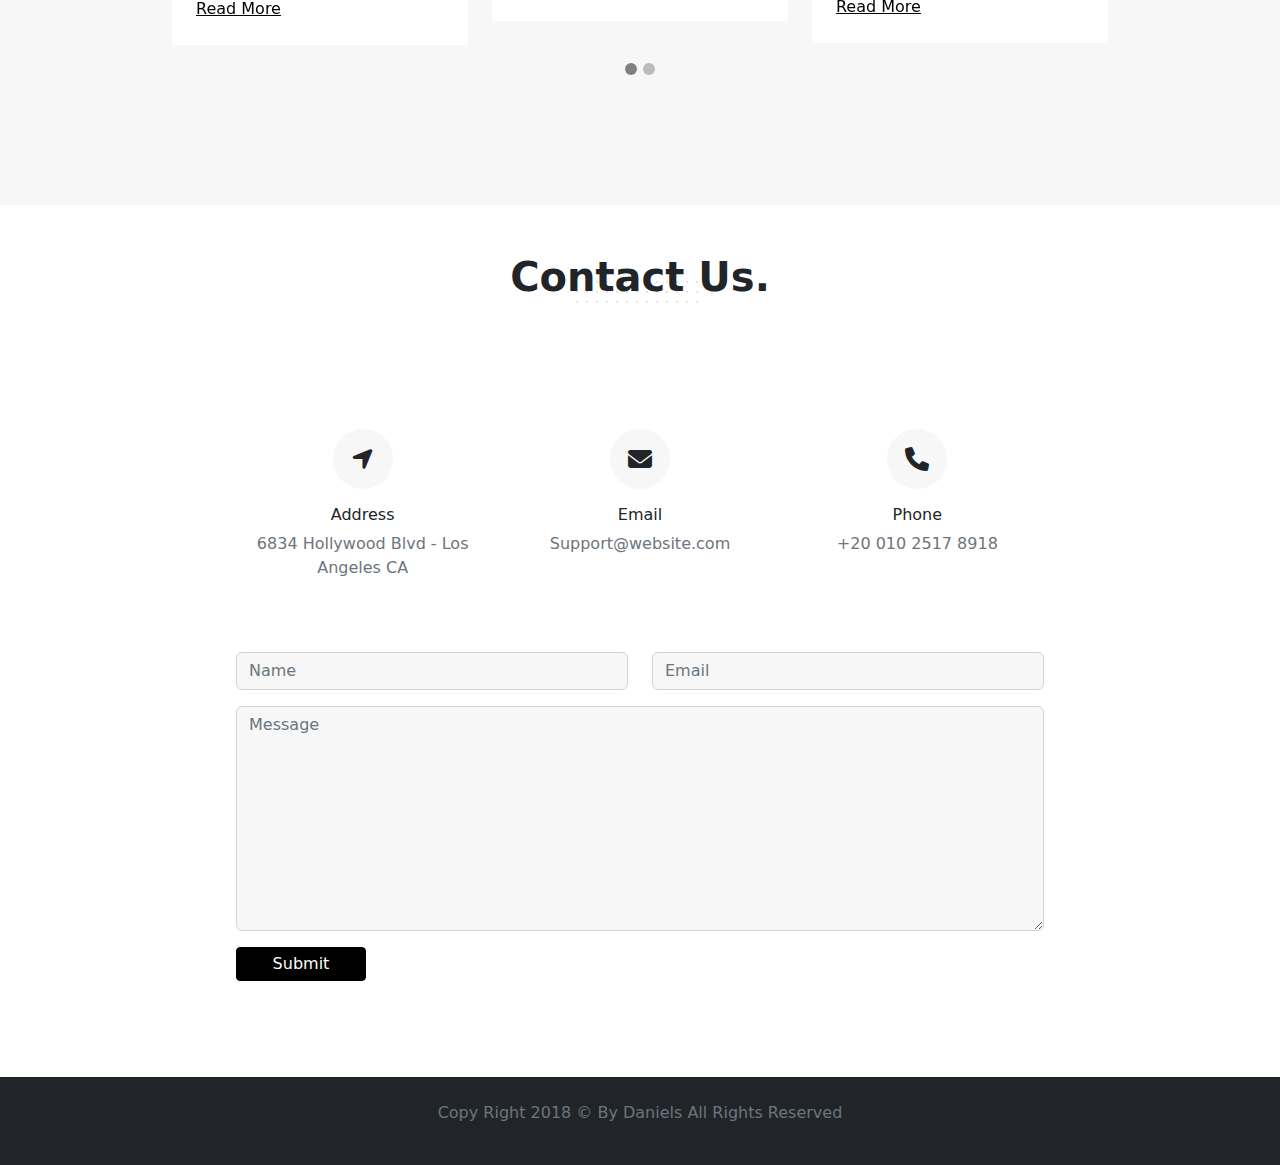
<file: Exam 1/index.html>
<html>

<head>
    <link rel="stylesheet" href="bootstrap/css/bootstrap.min.css">
    <link rel="stylesheet" href="bootstrap/css/all.css">
    <link rel="stylesheet" href="bootstrap/css/style.css">

</head>

<body>
    <!-- home -->
     <div class="nav back-ground fixed-top ">
        <div class="container w-75 py-3">
        <nav class="navbar navbar-expand-lg   ">
            <div class="container">
              <a class="navbar-brand ass fw-bold text-white" href="#">DANIELS                </a>
              <button class="navbar-toggler" type="button" data-bs-toggle="collapse"
                data-bs-target="#navbarSupportedContent" aria-controls="navbarSupportedContent" aria-expanded="false"
                aria-label="Toggle navigation">
                <span class="navbar-toggler-icon"></span>
              </button>
              <div class="collapse navbar-collapse  " id="navbarSupportedContent">
                <ul class="navbar-nav ms-auto mb-2 mb-lg-0 ">
                  <li class="nav-item">
                    <a class="nav-link active  text-white me-3 " aria-current="page" href="#">Home</a>
                  </li>
                  <li class="nav-item">
                    <a class="nav-link  tt text-white me-3" href="#about">About</a>
                  </li>
                  <li class="nav-item">
                    <a class="nav-link text-white me-3" href="#ser">Services</a>
                  </li>
                  <li class="nav-item">
                    <a class="nav-link text-white me-3" href="#por">Work</a>
                  </li>
                  <li class="nav-item">
                    <a class="nav-link text-white me-3" href="#test">Clients</a>
                  </li>
                  <li class="nav-item">
                    <a class="nav-link text-white me-3" href="#blo">Blog</a>
                  </li>
                  <li class="nav-item">
                    <a class="nav-link text-white me-3" href="#cont">Contact</a>
                  </li>
                  
                </ul>
        
              </div>
            </div>
          </nav>
        </div></div>  
    <header class="home">
        <div class="layer">
           
         
            <div
                class="content-home d-flex justify-content-center align-items-center h-100 text-white flex-column text-center">
                <h5 class="fw-bold">Hello</h5>
                <h1 class="mt-2 mb-2 "><span class="fw-light">I Am</span></h1 >
                    
                       
                <div class="d-flex">
                    <div class="  mt-4 me-1 m-auto d-flex justify-content-center align-items-center w-10 h-10  rounded-circle mb-3">
                        <i class="fa-brands fa-facebook "></i>
                    </div>
                    <div class="  mt-4  me-1 d-flex justify-content-center align-items-center w-10 h-10  rounded-circle mb-3">
                        <i class="fa-brands fa-twitter "></i>

                    </div>
                    <div class="  mt-4  me-1 m-auto d-flex justify-content-center align-items-center w-10 h-10  rounded-circle mb-3">
                        <i class="fa-brands fa-linkedin  "></i>

                    </div>
                    <div class="  mt-4 me-1 m-auto d-flex justify-content-center align-items-center w-10 h-10  rounded-circle mb-3">
                        <i class="fa-brands fa-behance "></i>
                    </div>
                
                    <div class="  mt-4 me-1 m-auto d-flex justify-content-center align-items-center w-10 h-10  rounded-circle mb-3">
                        <i class="fa-brands fa-youtube "></i>                        </div>
                </div>
                  
                </div>
            </div>
        </div>


    </header>
    <!-- about -->
    <section class="about p-5"id="about">
        <div class="container py-5 w-75">
            <div class="row ">
                <div class="col-md-5 gg ">

                    <div class="  image  "><img src="bootstrap/css/img/img/hero.jpg " class="w-100"></div>

                </div>
                <div class="col-md-7  p-md-0 pt-sm-5">
                    <h3 class="fw-bold ">About Me.</h3>
                    <span class="text-muted mb-3  d-block">UI / UX DESIGNER & WEB DEVELOPER</span>
                    <p class="text-muted mb-4"> I am <span class="fw-bold">Jerry Daniels</span> Lorem Ipsum is simply
                        dummy text of the printing and typesetting industry. Lorem Ipsum has been the industry's
                        standard dummy text ever It has survived not only five centuries, but also the leap into
                        electronic but also the leap into electronic typesetting, remaining essentially unchanged. It
                        was popularised in the 1960s with the release of Letraset sheets containing</p>
                    <div class="progress mb-4 ">
                        <div class="progress-bar fs-6" role="progressbar" aria-label="Example with label"
                            style="width: 95%;" aria-valuenow="25" aria-valuemin="0" aria-valuemax="100">
                                <div class="d-flex justify-content-between p-2"><div class="me-5 ">Web Design</div> <div class="ms-5">95%</div></div> 

                        </div>
                    </div>
                    <div class="progress mb-4">
                        <div class="progress-bar fs-6" role="progressbar" aria-label="Example with label"
                            style="width: 80%;" aria-valuenow="25" aria-valuemin="0" aria-valuemax="100">
                            <div class="d-flex justify-content-between p-2"><div class="me-5 ">  Branding</div> <div class="ms-5">80%</div></div> 

                           
                        </div>
                    </div>
                    <div class="progress mb-4">
                        <div class="progress-bar fs-6" role="progressbar" aria-label="Example with label"
                            style="width: 90%;" aria-valuenow="25" aria-valuemin="0" aria-valuemax="100">
                            <div class="d-flex justify-content-between p-2"><div class="me-5 ">   Development</div> <div class="ms-5">90%</div></div> 

                            
                        </div>
                    </div>
                    <a href="#"><button class="btn1 bg-black text-white mt-3 pt-2 ps-4 pb-2 pe-4 rounded-1  ">Dowenload
                            C.V</button></a>
                    <a href="#"><button class="btn2 mt-3  mt-3 pt-2 ps-4 pb-2 pe-4 rounded-1 ">Contact Me</button></a>
                </div>
            </div>
        </div>
    </section>
    <!-- services -->
    <section class="services py-5" id="ser">
        <div class="title"><h3 class="text-center fw-bold fs-1">Services.</h3></div>
        
        <div class="container w-75 py-5">
            <div class="row ">
                <div class="col-md-4 text-center  gy-4 ">
                    <div class="services-items  shad bg-white p-4 rounded-2 ">
                        <div
                            class=" icon mt-4 m-auto d-flex justify-content-center align-items-center w-40 h-40  rounded-circle mb-3">
                            <i class="fa-solid fa-laptop  fs-3 "></i>
                        </div>
                        <h5 class="fw-bold">Web Design</h5>
                        <p class="mb-4"> Lorem Ipsum is simply dummy text of the Lorem Ipsum has been the industry's
                            standard dummy text ever</p>
                    </div>
                </div>
                <div class="col-md-4 text-center  gy-4">
                    <div class="services-items   shad bg-white p-4 rounded-2 ">
                        <div
                            class=" icon  mt-4 m-auto d-flex justify-content-center align-items-center w-40 h-40  rounded-circle mb-3">
                            <i class="fa-solid fa fa-bullhorn  fs-3 "></i>
                        </div>
                        <h5 class="fw-bold">Branding</h5>
                        <p class="mb-4"> Lorem Ipsum is simply dummy text of the Lorem Ipsum has been the industry's
                            standard dummy text ever</p>
                    </div>
                </div>
                <div class="col-md-4 text-center gy-4 ">
                    <div class="services-items shad bg-white p-4 rounded-2 ">
                        <div
                            class=" icon  mt-4 m-auto d-flex justify-content-center align-items-center w-40 h-40 rounded-circle mb-3">
                            <i class="fa-solid fa-umbrella fs-3 "></i>
                        </div>
                        <h5 class="fw-bold">Development</h5>
                        <p class="mb-4"> Lorem Ipsum is simply dummy text of the Lorem Ipsum has been the industry's
                            standard dummy text ever</p>
                    </div>
                </div>
                <div class="col-md-4 text-center g-4 ">
                    <div class="services-items shad bg-white p-4 rounded-2 ">
                        <div
                            class=" icon mt-4 m-auto d-flex justify-content-center align-items-center w-40 h-40  rounded-circle mb-3">
                            <i class="fa-solid fa-diamond  fs-3 "></i>
                        </div>
                        <h5 class="fw-bold">
                            Creative Design</h5>
                        <p class="mb-4"> Lorem Ipsum is simply dummy text of the Lorem Ipsum has been the industry's
                            standard dummy text ever</p>
                    </div>
                </div>
                <div class="col-md-4 text-center  g-4">
                    <div class="services-items shad bg-white p-4 rounded-2 ">
                        <div
                            class=" icon mt-4 m-auto d-flex justify-content-center align-items-center w-40 h-40 rounded-circle mb-3">
                            <i class="fa-solid fa-television  fs-3 "></i>
                        </div>
                        <h5 class="fw-bold">
                            Fully Responsive</h5>
                        <p class="mb-4"> Lorem Ipsum is simply dummy text of the Lorem Ipsum has been the industry's
                            standard dummy text ever</p>
                    </div>
                </div>
                <div class="col-md-4 text-center gy-4 ">
                    <div class="services-items shad bg-white p-4 rounded-2 ">
                        <div
                            class=" icon mt-4 m-auto d-flex justify-content-center align-items-center w-40 h-40  rounded-circle mb-3">
                            <i class="fa-solid fa-camera   fs-3"></i>
                        </div>
                        <h5 class="fw-bold">Retina Ready</h5>
                        <p class="mb-4"> Lorem Ipsum is simply dummy text of the Lorem Ipsum has been the industry's
                            standard dummy text ever</p>
                    </div>
                </div>
            </div>
        </div>
    </section>
    <!-- Portfolio. -->
    <section class="Portfolio py-5" id="por">
       <div class="title"> <h3 class="text-center fw-bold fs-1">Portfolio.</h3></div>
        <div class="container py-5 w-75">

            <ul class="nav nav-pills d-flex  justify-content-center mb-3" id="pills-tab" role="tablist">
                <li class="nav-item" role="presentation">
                    <button class="nav-link active" id="pills-home-tab" data-bs-toggle="pill"
                        data-bs-target="#pills-all" type="button" role="tab" aria-controls="pills-home"
                        aria-selected="true"><span class="position-relative">All</span></button>
                </li>
                <li class="nav-item" role="presentation">
                    <button class="nav-link" id="pills-profile-tab" data-bs-toggle="pill" data-bs-target="#pills-brand"
                        type="button" role="tab" aria-controls="pills-profile" aria-selected="false">Brand</button>
                </li>
                <li class="nav-item" role="presentation">
                    <button class="nav-link" id="pills-contact-tab" data-bs-toggle="pill" data-bs-target="#pills-design"
                        type="button" role="tab" aria-controls="pills-contact" aria-selected="false">Design</button>
                </li>
                <li class="nav-item" role="presentation">
                    <button class="nav-link" id="pills-contact-tab" data-bs-toggle="pill"
                        data-bs-target="#pills-graphic" type="button" role="tab" aria-controls="pills-contact"
                        aria-selected="false">Graphic</button>
                </li>

            </ul>
            <div class="tab-content" id="pills-tabContent">
                <div class="tab-pane fade show active" id="pills-all" role="tabpanel" aria-labelledby="pills-home-tab"
                    tabindex="0">

                    <div class="row">
                        <div class="col-md-4 gy-4">
                            <div class=" protfolio-item "><img src="bootstrap/css/img/img/portfolio/1.jpg"
                                    class="w-100">
                                <div
                                    class="protfolio-layer d-flex justify-content-center align-items-center flex-column  ">
                                    <div class="content-prto text-center ">
                                        <h6>WEB DESIGN</h6>
                                        <div class="d-flex m-auto">
                                            <div
                                                class=" i-protfolio d-flex justify-content-center align-items-center w-10 h-10 rounded-circle me-1 ">
                                                <i class="fa-solid fa-chain-broken "></i>

                                            </div>
                                            <div
                                                class="i-protfolio d-flex justify-content-center align-items-center w-10 h-10 rounded-circle ">

                                                <i class="fa-solid fa-search "></i>
                                            </div>
                                        </div>
                                    </div>
                                </div>
                            </div>

                        </div>
                        <div class="col-md-4 gy-4">
                            <div class=" protfolio-item "><img src="bootstrap/css/img/img/portfolio/2.jpg"
                                    class="w-100">
                                <div
                                    class="protfolio-layer d-flex justify-content-center align-items-center flex-column  ">
                                    <div class="content-prto text-center ">
                                        <h6>WEB DESIGN</h6>
                                        <div class="d-flex m-auto">
                                            <div
                                                class=" i-protfolio d-flex justify-content-center align-items-center w-10 h-10 rounded-circle me-1 ">
                                                <i class="fa-solid fa-chain-broken "></i>

                                            </div>
                                            <div
                                                class="i-protfolio d-flex justify-content-center align-items-center w-10 h-10 rounded-circle ">

                                                <i class="fa-solid fa-search "></i>
                                            </div>
                                        </div>
                                    </div>
                                </div>
                            </div>

                        </div>
                        <div class="col-md-4 gy-4">
                            <div class=" protfolio-item "><img src="bootstrap/css/img/img/portfolio/3.jpg"
                                    class="w-100">
                                <div
                                    class="protfolio-layer d-flex justify-content-center align-items-center flex-column  ">
                                    <div class="content-prto text-center ">
                                        <h6>WEB DESIGN</h6>
                                        <div class="d-flex m-auto">
                                            <div
                                                class=" i-protfolio d-flex justify-content-center align-items-center w-10 h-10 rounded-circle me-1 ">
                                                <i class="fa-solid fa-chain-broken "></i>

                                            </div>
                                            <div
                                                class="i-protfolio d-flex justify-content-center align-items-center w-10 h-10 rounded-circle ">

                                                <i class="fa-solid fa-search "></i>
                                            </div>
                                        </div>
                                    </div>
                                </div>
                            </div>

                        </div>
                        <div class="col-md-4 gy-4">
                            <div class=" protfolio-item "><img src="bootstrap/css/img/img/portfolio/4.jpg"
                                    class="w-100">
                                <div
                                    class="protfolio-layer d-flex justify-content-center align-items-center flex-column  ">
                                    <div class="content-prto text-center ">
                                        <h6>WEB DESIGN</h6>
                                        <div class="d-flex m-auto">
                                            <div
                                                class=" i-protfolio d-flex justify-content-center align-items-center w-10 h-10 rounded-circle me-1 ">
                                                <i class="fa-solid fa-chain-broken "></i>

                                            </div>
                                            <div
                                                class="i-protfolio d-flex justify-content-center align-items-center w-10 h-10 rounded-circle ">

                                                <i class="fa-solid fa-search "></i>
                                            </div>
                                        </div>
                                    </div>
                                </div>
                            </div>

                        </div>
                        <div class="col-md-4 gy-4">
                            <div class=" protfolio-item "><img src="bootstrap/css/img/img/portfolio/5.jpg"
                                    class="w-100">
                                <div
                                    class="protfolio-layer d-flex justify-content-center align-items-center flex-column  ">
                                    <div class="content-prto text-center ">
                                        <h6>WEB DESIGN</h6>
                                        <div class="d-flex m-auto">
                                            <div
                                                class=" i-protfolio d-flex justify-content-center align-items-center w-10 h-10 rounded-circle me-1 ">
                                                <i class="fa-solid fa-chain-broken "></i>

                                            </div>
                                            <div
                                                class="i-protfolio d-flex justify-content-center align-items-center w-10 h-10 rounded-circle ">

                                                <i class="fa-solid fa-search "></i>
                                            </div>
                                        </div>
                                    </div>
                                </div>
                            </div>

                        </div>
                        <div class="col-md-4 gy-4">
                            <div class=" protfolio-item "><img src="bootstrap/css/img/img/portfolio/6.jpg"
                                    class="w-100">
                                <div
                                    class="protfolio-layer d-flex justify-content-center align-items-center flex-column  ">
                                    <div class="content-prto text-center ">
                                        <h6>WEB DESIGN</h6>
                                        <div class="d-flex m-auto">
                                            <div
                                                class=" i-protfolio d-flex justify-content-center align-items-center w-10 h-10 rounded-circle me-1 ">
                                                <i class="fa-solid fa-chain-broken "></i>

                                            </div>
                                            <div
                                                class="i-protfolio d-flex justify-content-center align-items-center w-10 h-10 rounded-circle ">

                                                <i class="fa-solid fa-search "></i>
                                            </div>
                                        </div>
                                    </div>
                                </div>
                            </div>

                        </div>

                    </div>
                </div>
                <div class="tab-pane fade" id="pills-brand" role="tabpanel" aria-labelledby="pills-profile-tab"
                    tabindex="0">
                    <div class="row">
                        <div class="col-md-4 gy-4">
                            <div class=" protfolio-item "><img src="bootstrap/css/img/img/portfolio/4.jpg"
                                    class="w-100">
                                <div
                                    class="protfolio-layer d-flex justify-content-center align-items-center flex-column  ">
                                    <div class="content-prto text-center ">
                                        <h6>WEB DESIGN</h6>
                                        <div class="d-flex m-auto">
                                            <div
                                                class=" i-protfolio d-flex justify-content-center align-items-center w-10 h-10 rounded-circle me-1 ">
                                                <i class="fa-solid fa-chain-broken "></i>

                                            </div>
                                            <div
                                                class="i-protfolio d-flex justify-content-center align-items-center w-10 h-10 rounded-circle ">

                                                <i class="fa-solid fa-search "></i>
                                            </div>
                                        </div>
                                    </div>
                                </div>
                            </div>
                        </div>
                        <div class="col-md-4 gy-4">
                            <div class=" protfolio-item "><img src="bootstrap/css/img/img/portfolio/6.jpg"
                                    class="w-100">
                                <div
                                    class="protfolio-layer d-flex justify-content-center align-items-center flex-column  ">
                                    <div class="content-prto text-center ">
                                        <h6>WEB DESIGN</h6>
                                        <div class="d-flex m-auto">
                                            <div
                                                class=" i-protfolio d-flex justify-content-center align-items-center w-10 h-10 rounded-circle me-1 ">
                                                <i class="fa-solid fa-chain-broken "></i>

                                            </div>
                                            <div
                                                class="i-protfolio d-flex justify-content-center align-items-center w-10 h-10 rounded-circle ">

                                                <i class="fa-solid fa-search "></i>
                                            </div>
                                        </div>
                                    </div>
                                </div>
                            </div>

                        </div>
                    </div>
                </div>
                <div class="tab-pane fade" id="pills-design" role="tabpanel" aria-labelledby="pills-contact-tab"
                    tabindex="0">
                    <div class="row">
                        <div class="col-md-4 ">
                            <div class=" protfolio-item "><img src="bootstrap/css/img/img/portfolio/2.jpg"
                                    class="w-100">
                                <div
                                    class="protfolio-layer d-flex justify-content-center align-items-center flex-column  ">
                                    <div class="content-prto text-center ">
                                        <h6>WEB DESIGN</h6>
                                        <div class="d-flex m-auto">
                                            <div
                                                class=" i-protfolio d-flex justify-content-center align-items-center w-10 h-10 rounded-circle me-1 ">
                                                <i class="fa-solid fa-chain-broken "></i>

                                            </div>
                                            <div
                                                class="i-protfolio d-flex justify-content-center align-items-center w-10 h-10 rounded-circle ">

                                                <i class="fa-solid fa-search "></i>
                                            </div>
                                        </div>
                                    </div>
                                </div>
                            </div>

                        </div>

                        <div class="col-md-4 ">
                            <div class=" protfolio-item "><img src="bootstrap/css/img/img/portfolio/5.jpg"
                                    class="w-100">
                                <div
                                    class="protfolio-layer d-flex justify-content-center align-items-center flex-column  ">
                                    <div class="content-prto text-center ">
                                        <h6>WEB DESIGN</h6>
                                        <div class="d-flex m-auto">
                                            <div
                                                class=" i-protfolio d-flex justify-content-center align-items-center w-10 h-10 rounded-circle me-1 ">
                                                <i class="fa-solid fa-chain-broken "></i>

                                            </div>
                                            <div
                                                class="i-protfolio d-flex justify-content-center align-items-center w-10 h-10 rounded-circle ">

                                                <i class="fa-solid fa-search "></i>
                                            </div>
                                        </div>
                                    </div>
                                </div>
                            </div>

                        </div>
                    </div>




                </div>
                <div class="tab-pane fade" id="pills-graphic" role="tabpanel" aria-labelledby="pills-disabled-tab"
                    tabindex="0">
                    <div class="row">
                        <div class="col-md-4 ">
                            <div class=" protfolio-item "><img src="bootstrap/css/img/img/portfolio/1.jpg"
                                    class="w-100">
                                <div
                                    class="protfolio-layer d-flex justify-content-center align-items-center flex-column  ">
                                    <div class="content-prto text-center ">
                                        <h6>WEB DESIGN</h6>
                                        <div class="d-flex m-auto">
                                            <div
                                                class=" i-protfolio d-flex justify-content-center align-items-center w-10 h-10 rounded-circle me-1 ">
                                                <i class="fa-solid fa-chain-broken "></i>

                                            </div>
                                            <div
                                                class="i-protfolio d-flex justify-content-center align-items-center w-10 h-10 rounded-circle ">

                                                <i class="fa-solid fa-search "></i>
                                            </div>
                                        </div>
                                    </div>
                                </div>
                            </div>

                        </div>


                        <div class="col-md-4 ">
                            <div class=" protfolio-item "><img src="bootstrap/css/img/img/portfolio/3.jpg"
                                    class="w-100">
                                <div
                                    class="protfolio-layer d-flex justify-content-center align-items-center flex-column  ">
                                    <div class="content-prto text-center ">
                                        <h6>WEB DESIGN</h6>
                                        <div class="d-flex m-auto">
                                            <div
                                                class=" i-protfolio d-flex justify-content-center align-items-center w-10 h-10 rounded-circle me-1 ">
                                                <i class="fa-solid fa-chain-broken "></i>

                                            </div>
                                            <div
                                                class="i-protfolio d-flex justify-content-center align-items-center w-10 h-10 rounded-circle ">

                                                <i class="fa-solid fa-search "></i>
                                            </div>
                                        </div>
                                    </div>
                                </div>
                            </div>

                        </div>

                        <div class="col-md-4 ">
                            <div class=" protfolio-item "><img src="bootstrap/css/img/img/portfolio/5.jpg"
                                    class="w-100">
                                <div
                                    class="protfolio-layer d-flex justify-content-center align-items-center flex-column  ">
                                    <div class="content-prto text-center ">
                                        <h6>WEB DESIGN</h6>
                                        <div class="d-flex m-auto">
                                            <div
                                                class=" i-protfolio d-flex justify-content-center align-items-center w-10 h-10 rounded-circle me-1 ">
                                                <i class="fa-solid fa-chain-broken "></i>

                                            </div>
                                            <div
                                                class="i-protfolio d-flex justify-content-center align-items-center w-10 h-10 rounded-circle ">

                                                <i class="fa-solid fa-search "></i>
                                            </div>
                                        </div>
                                    </div>
                                </div>
                            </div>

                        </div>

                    </div>








                </div>
            </div>

        </div>

    </section>

    <!-- Testimonials. -->
    <section class="Testimonials py-5" id="test">
        <div class="title"><h3 class="text-center fs-1 fw-bold">Testimonials.</h3></div>
        <div class="container py-5">


            <div id="carouselExampleIndicators" class="carousel slide" data-bs-ride="true">

                <div class="carousel-inner text-center">
                    <div class="carousel-item active  ">

<img src="bootstrap/css/img/img/clients/1 (1).jpg" class="w-20 h-20 rounded-circle img-thumbnail">
                        <p class="w-75 mx-auto my-3 py-4 text-muted">Lorem27 ipsum dolor sit amet consectetur
                            adipisicing elit. Repellendus doloremque qui cupiditate iusto. Molestias quisquam voluptatem
                            atque mollitia autem nisi officia reiciendis delectus quibusdam </p>
                        <h6 class="fw-bold mb-1">Alex Smith</h6>
                        <p class="text-muted">Enavato Customer</p>
                    </div>

                    <div class="carousel-item   ">

                        <img src="bootstrap/css/img/img/clients/1 (1).jpg" class="w-20 h-20 rounded-circle img-thumbnail">

                        <p class="w-75 mx-auto my-3 py-4 text-muted">Lorem27 ipsum dolor sit amet consectetur
                            adipisicing elit. Repellendus doloremque qui cupiditate iusto. Molestias quisquam voluptatem
                            atque mollitia autem nisi officia reiciendis delectus quibusdam </p>
                        <h6 class="fw-bold mb-1">Alex Smith</h6>
                        <p class="text-muted">Enavato Customer</p>
                    </div>

                    <div class="carousel-item   ">

                        <img src="bootstrap/css/img/img/clients/1 (1).jpg" class="w-20 h-20 rounded-circle img-thumbnail">

                        <p class="w-75 mx-auto my-3 py-4 text-muted">Lorem27 ipsum dolor sit amet consectetur
                            adipisicing elit. Repellendus doloremque qui cupiditate iusto. Molestias quisquam voluptatem
                            atque mollitia autem nisi officia reiciendis delectus quibusdam </p>
                        <h6 class="fw-bold mb-1">Alex Smith</h6>
                        <p class="text-muted">Enavato Customer</p>




                    </div>
                </div>

                <div class="carousel-indicators  position-static py-2  ">
                    <button type="button" data-bs-target="#carouselExampleIndicators" data-bs-slide-to="0"
                        class="active " aria-current="true" aria-label="Slide 1"></button>
                    <button type="button" data-bs-target="#carouselExampleIndicators" data-bs-slide-to="1"
                        aria-label="Slide 2"></button>
                    <button type="button" data-bs-target="#carouselExampleIndicators" data-bs-slide-to="2"
                        aria-label="Slide 3"></button>
                </div>
            </div>










        </div>
    </section>
    <!-- numbers -->
    <div class="numbers py-5">
        <div class="container py-5 w-75">
            <div class="row ">
                <div class="col-md-3 text-center">
                    <i class="fa-solid fa-users fs-2"></i>
                    <p class="number-850 fw-bold mt-3 mb-0"></p>
                    <p class="text-muted ">Happy Customers</p>
                </div>

                <div class="col-md-3 text-center">
                    <i class="fa-solid fa-thumbs-up fs-2"></i>
                    <p class="number-230 fw-bold mt-3 mb-0"></p>
                    <p class="text-muted">Complete Projects</p>
                </div>
                <div class="col-md-3 text-center">
                    <i class="fa-solid fa-bullhorn fs-2"></i>
                    <p class="number-9450 fw-bold mt-3 mb-0"></p>
                    <p class="text-muted">Lines Of Code</p>
                </div>

                <div class="col-md-3 text-center">
                    <i class="fa-solid fa-cloud-download fs-2"></i>
                    <p class="number-780 fw-bold mt-3 mb-0"></p>
                    <p class="text-muted ">Files Downloaded</p>
                </div>
            </div>
        </div>
    </div>
    <!-- Our Blog. -->
    <section class=" Blog py-5" id="blo">
        <div class="title"><h3 class="text-center fs-1 fw-bold">Our Blog.</h3></div>
        <div class="container w-75 py-5">
            <div id="carouselasmaa" class="carousel slide" data-bs-ride="true">

                <div class="carousel-inner ">
                    <div class="carousel-item active  ">
                        <div class="row">
                            <div class="col-md-4">
                                <div class="bg-white ">
                                    <div class="div-image">
                                        <img src="bootstrap/css/img/img/blog/1.jpg" class="w-100"></div>
                                    <div class="blog-content p-4">
                                        <p class="text-muted ">Wardpress</p>
                                    <h5 class="fw-bold "> Top Wardpress Themes And Plugins For Hotels, Travel,And</h5>
                                    <a href="#" class="text-black">Read More</a>
                                    </div>
                                </div>
                            </div>
                            <div class="col-md-4">
                                <div class="bg-white">
                                    <div class="div-image">
                                    <img src="bootstrap/css/img/img/blog/2.jpg" class="w-100"></div>
                                    <div class="blog-content p-4">
                                        <p class="text-muted ">Wardpress</p>
                                    <h5 class="fw-bold "> Mester These Asewsome New Skills in March 2018</h5>
                                    <a href="#" class="text-black">Read More</a>
                                    </div>
                                </div>
                            </div>
                            <div class="col-md-4">
                                <div class="bg-white">
                                    <div class="div-image">
                                    <img src="bootstrap/css/img/img/blog/3.jpg" class="w-100"></div>
                                    <div class="blog-content p-4">
                                        <p class="text-muted ">Wardpress</p>
                                    <h5 class="fw-bold "> The 20 Best Lightroom Presets You Need  To know About</h5>
                                    <a href="#" class="text-black">Read More</a>
                                    </div>
                                </div>
                            </div>
                        </div>

                        
                    </div>
                    <div class="carousel-item   ">
                        <div class="row">
                            <div class="col-md-4">
                                <div class="bg-white">
                                    <div class="div-image">
                                    <img src="bootstrap/css/img/img/blog/1.jpg" class="w-100"></div>
                                    <div class="blog-content p-4">
                                        <p class="text-muted ">Wardpress</p>
                                    <h5 class="fw-bold "> Top Wardpress Themes And Plugins For Hotels, Travel,And</h5>
                                    <a href="#" class="text-black">Read More</a>
                                    </div>
                                </div>
                            </div>
                            <div class="col-md-4">
                                <div class="bg-white">
                                    <div class="div-image">
                                    <img src="bootstrap/css/img/img/blog/2.jpg" class="w-100"></div>
                                    <div class="blog-content p-4">
                                        <p class="text-muted ">Wardpress</p>
                                    <h5 class="fw-bold "> Mester These Asewsome New Skills in March 2018</h5>
                                    <a href="#" class="text-black">Read More</a>
                                    </div>
                                </div>
                            </div>
                            <div class="col-md-4">
                                <div class="bg-white">
                                    <div class="div-image">
                                    <img src="bootstrap/css/img/img/blog/4.jpg" class="w-100"></div>
                                    <div class="blog-content p-4">
                                        <p class="text-muted ">Wardpress</p>
                                    <h5 class="fw-bold ">Best Design Items  Apple To The Millennial Genteration</h5>
                                    <a href="#" class="text-black">Read More</a>
                                    </div>
                                </div>
                            </div>
                        </div>

                        
                    </div>


                  
                </div>

                <div class="carousel-indicators  position-static py-2  ">
                    <button type="button" data-bs-target="#carouselasmaa" data-bs-slide-to="0"
                        class="active " aria-current="true" aria-label="Slide 1"></button>
                    <button type="button" data-bs-target="#carouselasmaa" data-bs-slide-to="1"
                        aria-label="Slide 2"></button>
                    
                </div>
            </div>











           
        </div>

    </section>


















    <!-- Contact Us. -->
    <section class="Contact  py-5" id="cont">
        <div class="title"><h3 class="fw-bold fs-1  text-center">Contact Us.</h3></div>
        <div class="container py-5 w-60">
            <div class="row py-5">
                <div class="col-md-4 text-center">
                    <div
                        class=" icon mt-4 m-auto d-flex justify-content-center align-items-center w-40 h-40  rounded-circle mb-3">
                        <i class="fa-solid fa-location-arrow  fs-4 "></i>
                    </div>
                    <h6>Address
                    </h6>
                    <p class="text-muted"> 6834 Hollywood Blvd - Los Angeles CA</p>
                </div>
                <div class="col-md-4 text-center">
                    <div
                        class=" icon mt-4 m-auto d-flex justify-content-center align-items-center w-40 h-40  rounded-circle mb-3">
                        <i class="fa-solid fa-envelope  fs-4 "></i>
                    </div>
                    <h6>Email

                    </h6>
                    <p class="text-muted"> Support@website.com</p>
                </div>
                <div class="col-md-4 text-center">
                    <div
                        class=" icon mt-4 m-auto d-flex justify-content-center align-items-center w-40 h-40  rounded-circle mb-3">
                        <i class="fa-solid fa-phone  fs-4 "></i>
                    </div>
                    <h6>Phone
                    </h6>
                    <p class="text-muted"> +20 010 2517 8918</p>
                </div>
            </div>
            <div class="row">
                <div class="col-md-6 mt-2 ">
                    <input type="text" placeholder="Name" class="w-100 rounded-2 form-control ">
                </div>
                <div class="col-md-6 mt-2">
                    <input type="text" placeholder="Email" class="w-100 rounded-2 form-control">
                </div>

            </div>
            <div class="">
                <textarea class="w-100 mt-3 rounded-2 h-25 form-control" placeholder="Message"></textarea>
            </div>
            <a href="#"><button class="btn2 mt-3  mt-3 pt-1 ps-4 pb-1 pe-4 rounded-1 w-15">Submit</button></a>

        </div>
    </section>

    <footer class="text-center bg-dark py-4">
        <p class="text-muted ">Copy Right 2018 © By Daniels All Rights Reserved</p>
    </footer>


    <script src="bootstrap/js/bootstrap.bundle.min.js"></script>

















</body>

</html>
</file>
<file: bootstrap/css/style.css>
* {
    margin: 0;
    box-sizing: border-box;
}


:root {
    --main-color: #f7f7f7;
}

.home {
    background-image: url(img/img/bg.jpg);
    background-position: center center;
    background-size: cover;
    background-attachment: fixed;
    height: 100vh;
}
  .nav-link{
    position: relative;
}
  .nav-link.active::after{
    content: " ";
    width: 60%;
    height: 2px;
    background-color: white;
    position: absolute;
    bottom: 0px;
    left: 10px;

}
/* .nave:hover{
    background-color:rgba(0, 0, 0, 0.388);
} */
.back-top{
    bottom: 20px;
    right: 15px;
}

.home .layer {
    background-color: rgba(0, 0, 0, 0.597);
    height: 100vh;
}

.home h5 {
    font-size: 50px;
    font-weight: 800;

}

.home h1::after {
    content: " ";
    animation: typing 5s infinite alternate;
    
}

@keyframes typing {
    0.787% {
        content: " L|";
    }

    1.574% {
        content: " La|";
    }

    2.361% {
        content: "Lar|";
    }

    4.148% {
        content: " Larr|";
    }

    6.935% {
        content: " Larry|";
    }

    8.509% {
        content: "Larry  D|";
    }

    10.296% {
        content: " Larry Da|";
    }

    12.083% {
        content: "Larry Dan|";
    }

    14.87% {
        content: " Larry Dani|";
    }

    16.657% {
        content: " Larry Danie|";
    }

    18.444% {
        content: " Larry Daniel|";
    }

    20.231% {
        content: " Larry Daniels|";
    }

    22.018% {
        content: " Larry Daniels";
    }

    24.805% {
        content: "Larry Daniel|";
    }

    26.592% {
        content: " Larry Danie|";
    }

    28.379% {
        content: " Larry Dani|";
    }

    30.166% {
        content: " Larry Dan|";
    }

    32.953% {
        content: " Larry Da|";
    }

    34.74% {
        content: " Larry D|";
    }

    36.527% {
        content: " Larry |";
    }

    38.314% {
        content: "Larry|";
    }

    38.101% {
        content: " Larr|";
    }

    40.888% {
        content: " Lar|";
    }

    41.675% {
        content: " La|";
    }

    42.462% {
        content: " L|";
    }

    43.249% {
        content: " |";
    }

    44.693% {
        content: " |";
    }

    45.48% {
        content: " D|";
    }

    46.267% {
        content: " De|";
    }

    48.054% {
        content: " Dev|";
    }

    50.841% {
        content: " Deve|";
    }

    52.628% {
        content: " Devel|";
    }

    54.415% {
        content: " Develo|";
    }

    56.202% {
        content: " Develop|";
    }

    58.989% {
        content: " Develope|";
    }

    60.776% {
        content: " Developer|";
    }

    62.563% {
        content: " Developer";
    }

    64.35% {
        content: " Develope|";
    }

    66.137% {
        content: " Develop|";
    }

    68.924% {
        content: " Develo|";
    }

    70.711% {
        content: " Devel|";
    }

    71.498% {
        content: " Deve|";
    }

    71.285% {
        content: " Dev|";
    }

    72.072% {
        content: " De|";
    }

    73.859% {
        content: " D|";
    }

    74.646% {
        content: " |";
    }







    75.7% {
        content: "  D|";
    }

    76.487% {
        content: "  De|";
    }

    77.274% {
        content: "  Des|";
    }

    78.061% {
        content: "  Desi|";
    }

    79.848% {
        content: "  Desig|";
    }

    80.635% {
        content: "  Design|";
    }

    82.422% {
        content: "  Designe|";
    }

    84.209% {
        content: "  Designer|";
    }

    84.996% {
        content: "  Designer|";
    }

    86.783% {
        content: "  Designer";
    }

    86.57% {
        content: "  Designer|";
    }

    88.357% {
        content: "  Designer";
    }

    89.144% {
        content: "  Designer|";
    }

    90.931% {
        content: "  Designer|";
    }

    92.718% {
        content: "  Designe|";
    }

    94.505% {
        content: "  Design|";
    }

    96.292% {
        content: "  Desig|";
    }

    98.079% {
        content: "  Desi|";
    }

    98.866% {
        content: "  Des|";
    }

    99.653% {
        content: "  De|";
    }

    100% {
        content: "  D|";
    }

}
 
.home h1{
font-size: 60px;
}
.home .h-10,.w-10{
    width: 40px;
    height: 40px;
    background-color: rgba(0, 0, 0, 0.379);
}

/* about */
.about .gg {
    position: relative;
}

.about .image::after {
    content: " ";
    width: 80%;
    height: 80%;
    position: absolute;
    left: -15px;
    bottom: -30px;
    background-image: url(img/img/dots.png);
    background-repeat: repeat;
    z-index: -1;

}
.btn2,.btn1{
    border:black solid 1px;
}
.progress-bar {
    background-color: black;
    border-radius: 5px;
   animation: animation-progress 1s;
   
}
@keyframes animation-progress{
   0%{ width: 0px ;};
   1%{ width: 10% ;};
   2%{ width: 20% ;};
   3%{ width: 30% ;};
}

.progress {
    
    --bs-progress-height: 1.5rem;
    --bs-progress-font-size: .9rem;

}

.about .btn1 {

    transition: all 1s;
}

.about .btn1:hover {
    background-color: white !important;
    color: black !important;
}

.about .btn2 {
    transition: all 1s;
}

.about .btn2:hover {
    background-color: black;
    color: white;
}

/* services/ */

.services {
    background-color: var(--main-color);
 
   
}
.services .icon {

    background-color: var(--main-color);
    transition: all 0.5s;
    }
   .services  .shad:hover .icon {
        background-color: black;
        color: white;
    }
.services .w-40,
.h-40 {
    width: 70px;
    height: 70px;
}
.title h3{
    z-index: 2;
   position: relative;
    
}
.title h3::before{
   
    content: "";
    width: 10%;
    height: 30px;
    background-image: url(img/img/dots.png);
    background-repeat: repeat;
    position: absolute;
    bottom: -10px;
    left:45% ;
    z-index: -1;
 
    
}
/* protfolio */
 .portfolio .nav-link{
    position: relative;
}
.portfolio .nav-link.active::after{
    content: " ";
    width:60%;
    height: 2px;
    background-color:black;
    position: absolute;
    bottom: 0px;
    left: 10px;

}



.protfolio-item {
    position: relative;


}


.protfolio-layer {
    position: absolute;
    top: 0;
    width: 100%;
    height: 100%;
    background-color: rgba(255, 255, 255, 0.926);
    opacity: 0;
    transition: all 1s;

}

.protfolio-item:hover .protfolio-layer {
    opacity: 1;

}

.protfolio-item:hover {

    border: #9f9898df 5px solid;
}

.i-protfolio .w-10,
.h-10 {
    width: 30px;
    height: 30px;
    background-color: black;
    color: white;
}

.nav-pills .nav-link {
    color: black;
    font-weight: bold;
}

.nav-pills .nav-link.active,
.nav-pills .show>.nav-link {
    color: black;
    background-color: white;
}

/* Testimonials. */
.Testimonials .w-20,.h-20{
    width: 120px;
    height: 120px;
}
.Testimonials {
    background-color: var(--main-color);
}

.carousel-indicators [data-bs-target] {
    border-radius: 50%;
    background-color: grey;
    width: 12px;
    height: 12px;

}

.numbers .number-850::after {
    content: "850";
    font-size: 2rem;
    line-height: 3rem;
    animation: number-850 2s;
}

@keyframes number-850 {
    0% {
        content: "0";
    }

    1% {
        content: "25";
    }

    2% {
        content: "50";
    }

    3% {
        content: "75";
    }

    4% {
        content: "100";
    }

    5% {
        content: "125";
    }

    6% {
        content: "150";
    }

    7% {
        content: "175";
    }

    8% {
        content: "200";
    }

    9% {
        content: "225";
    }

    10% {
        content: "250";
    }

    11% {
        content: "275";
    }

    12% {
        content: "300";
    }

    13% {
        content: "325";
    }

    14% {
        content: "350";
    }

    15% {
        content: "375";
    }

    16% {
        content: "400";
    }

    17% {
        content: "425";
    }

    18% {
        content: "450";
    }

    19% {
        content: "475";
    }

    20% {
        content: "500";
    }

    21% {
        content: "525";
    }

    22% {
        content: "550";
    }

    23% {
        content: "575";
    }

    24% {
        content: "600";
    }

    25% {
        content: "625";
    }

    26% {
        content: "650";
    }

    27% {
        content: "700";
    }

    28% {
        content: "750";
    }

    29% {
        content: "800";
    }

    30% {
        content: "850";
    }
}

.numbers .number-230::after {
    content: "230";
    font-size: 2rem;
    line-height: 3rem;
    animation: number-230 2s;
}

@keyframes number-230 {
    0% {
        content: "0";
    }

    1% {
        content: "10";
    }

    2% {
        content: "20";
    }

    3% {
        content: "30";
    }

    4% {
        content: "40";
    }

    5% {
        content: "50";
    }

    6% {
        content: "60";
    }

    7% {
        content: "70";
    }

    8% {
        content: "80";
    }

    9% {
        content: "90";
    }

    10% {
        content: "100";
    }

    11% {
        content: "110";
    }

    12% {
        content: "120";
    }

    13% {
        content: "130";
    }

    14% {
        content: "140";
    }

    15% {
        content: "150";
    }

    16% {
        content: "160";
    }

    17% {
        content: "170";
    }

    18% {
        content: "180";
    }

    19% {
        content: "190";
    }

    20% {
        content: "200";
    }

    21% {
        content: "200";
    }

    22% {
        content: "210";
    }

    23% {
        content: "210";
    }

    24% {
        content: "210";
    }

    25% {
        content: "215";
    }

    26% {
        content: "220";
    }

    27% {
        content: "222";
    }

    28% {
        content: "223";
    }

    29% {
        content: "225";
    }

    30% {
        content: "230";
    }
}

.numbers .number-9450::after {
    content: "9450";
    font-size: 2rem;
    line-height: 3rem;
    animation: number-9450 2s;
}

@keyframes number-9450 {
    0% {
        content: "0";
    }

    1% {
        content: "100";
    }

    2% {
        content: "200";
    }

    3% {
        content: "300";
    }

    4% {
        content: "400";
    }

    5% {
        content: "500";
    }

    6% {
        content: "1000";
    }

    7% {
        content: "1555";
    }

    8% {
        content: "2000";
    }

    9% {
        content: "2222";
    }

    10% {
        content: "3299";
    }

    11% {
        content: "3555";
    }

    12% {
        content: "4322";
    }

    13% {
        content: "5109";
    }

    14% {
        content: "6234";
    }

    15% {
        content: "6344";
    }

    16% {
        content: "6788";
    }

    17% {
        content: "7100";
    }

    18% {
        content: "7200";
    }

    19% {
        content: "7333";
    }

    20% {
        content: "7999";
    }

    21% {
        content: "8100";
    }

    22% {
        content: "8222";
    }

    23% {
        content: "8500";
    }

    24% {
        content: "8654";
    }

    25% {
        content: "9000";
    }

    26% {
        content: "9200";
    }

    27% {
        content: "9222";
    }

    28% {
        content: "9333";
    }

    29% {
        content: "9400";
    }

    30% {
        content: "9450";
    }
}

.numbers .number-780::after {
    content: "780";
    font-size: 2rem;
    line-height: 3rem;
    animation: number-780 2s;
}

@keyframes number-780 {
    0% {
        content: "0";
    }

    1% {
        content: "10";
    }

    2% {
        content: "20";
    }

    3% {
        content: "30";
    }

    4% {
        content: "40";
    }

    5% {
        content: "50";
    }

    6% {
        content: "60";
    }

    7% {
        content: "70";
    }

    8% {
        content: "80";
    }

    9% {
        content: "90";
    }

    10% {
        content: "100";
    }

    11% {
        content: "110";
    }

    12% {
        content: "222";
    }

    13% {
        content: "250";
    }

    14% {
        content: "266";
    }

    15% {
        content: "300";
    }

    16% {
        content: "333";
    }

    17% {
        content: "444";
    }

    18% {
        content: "500";
    }

    19% {
        content: "600";
    }

    20% {
        content: "610";
    }

    21% {
        content: "620";
    }

    22% {
        content: "640";
    }

    23% {
        content: "650";
    }

    24% {
        content: "700";
    }

    25% {
        content: "711";
    }

    26% {
        content: "722";
    }

    27% {
        content: "732";
    }

    28% {
        content: "755";
    }

    29% {
        content: "760";
    }

    30% {
        content: "780";
    }
}
/* Blog */
.Blog{
    background-color: var(--main-color);
}
.Blog .div-image{
    overflow: hidden;
}
.Blog img{
transition: all 1s;
}
.Blog img:hover{
    transform: scale(1.2);
}
/* contact */
 .Contact .icon {

background-color: var(--main-color);
transition: all 0.5s;
}
 .Contact .icon:hover {
    background-color: black;
    color: white;
}
.Contact .w-40,.h40{
width: 60px;
height: 60px;
}
.Contact .w-60{
    width: 65%;
}
.Contact input{
    background-color: var(--main-color);
}
.Contact textarea {
   background-color: var(--main-color); 
}
.Contact .w-15{
    width: 130px;
    background-color: black;
    color: white;
    transition: all 1s;
}
.Contact .w-15:hover{
    background-color: white;
    color:black;
}
</file>
<file: Exam 1/bootstrap/css/style.css>
* {
    margin: 0;
    box-sizing: border-box;
}


:root {
    --main-color: #f7f7f7;
}

.home {
    background-image: url(img/img/bg.jpg);
    background-position: center center;
    background-size: cover;
    background-attachment: fixed;
    height: 100vh;
}
  .nav-link{
    position: relative;
}
  .nav-link.active::after{
    content: " ";
    width: 60%;
    height: 2px;
    background-color: white;
    position: absolute;
    bottom: 0px;
    left: 10px;

}
.nav:hover{
    background-color:rgba(0, 0, 0, 0.388);
}


.home .layer {
    background-color: rgba(0, 0, 0, 0.597);
    height: 100vh;
}

.home h5 {
    font-size: 50px;
    font-weight: 800;

}

.home h1::after {
    content: " ";
    animation: typing 5s infinite alternate;
    
}

@keyframes typing {
    0.787% {
        content: " L|";
    }

    1.574% {
        content: " La|";
    }

    2.361% {
        content: "Lar|";
    }

    4.148% {
        content: " Larr|";
    }

    6.935% {
        content: " Larry|";
    }

    8.509% {
        content: "Larry  D|";
    }

    10.296% {
        content: " Larry Da|";
    }

    12.083% {
        content: "Larry Dan|";
    }

    14.87% {
        content: " Larry Dani|";
    }

    16.657% {
        content: " Larry Danie|";
    }

    18.444% {
        content: " Larry Daniel|";
    }

    20.231% {
        content: " Larry Daniels|";
    }

    22.018% {
        content: " Larry Daniels";
    }

    24.805% {
        content: "Larry Daniel|";
    }

    26.592% {
        content: " Larry Danie|";
    }

    28.379% {
        content: " Larry Dani|";
    }

    30.166% {
        content: " Larry Dan|";
    }

    32.953% {
        content: " Larry Da|";
    }

    34.74% {
        content: " Larry D|";
    }

    36.527% {
        content: " Larry |";
    }

    38.314% {
        content: "Larry|";
    }

    38.101% {
        content: " Larr|";
    }

    40.888% {
        content: " Lar|";
    }

    41.675% {
        content: " La|";
    }

    42.462% {
        content: " L|";
    }

    43.249% {
        content: " |";
    }

    44.693% {
        content: " |";
    }

    45.48% {
        content: " D|";
    }

    46.267% {
        content: " De|";
    }

    48.054% {
        content: " Dev|";
    }

    50.841% {
        content: " Deve|";
    }

    52.628% {
        content: " Devel|";
    }

    54.415% {
        content: " Develo|";
    }

    56.202% {
        content: " Develop|";
    }

    58.989% {
        content: " Develope|";
    }

    60.776% {
        content: " Developer|";
    }

    62.563% {
        content: " Developer";
    }

    64.35% {
        content: " Develope|";
    }

    66.137% {
        content: " Develop|";
    }

    68.924% {
        content: " Develo|";
    }

    70.711% {
        content: " Devel|";
    }

    71.498% {
        content: " Deve|";
    }

    71.285% {
        content: " Dev|";
    }

    72.072% {
        content: " De|";
    }

    73.859% {
        content: " D|";
    }

    74.646% {
        content: " |";
    }







    75.7% {
        content: "  D|";
    }

    76.487% {
        content: "  De|";
    }

    77.274% {
        content: "  Des|";
    }

    78.061% {
        content: "  Desi|";
    }

    79.848% {
        content: "  Desig|";
    }

    80.635% {
        content: "  Design|";
    }

    82.422% {
        content: "  Designe|";
    }

    84.209% {
        content: "  Designer|";
    }

    84.996% {
        content: "  Designer|";
    }

    86.783% {
        content: "  Designer";
    }

    86.57% {
        content: "  Designer|";
    }

    88.357% {
        content: "  Designer";
    }

    89.144% {
        content: "  Designer|";
    }

    90.931% {
        content: "  Designer|";
    }

    92.718% {
        content: "  Designe|";
    }

    94.505% {
        content: "  Design|";
    }

    96.292% {
        content: "  Desig|";
    }

    98.079% {
        content: "  Desi|";
    }

    98.866% {
        content: "  Des|";
    }

    99.653% {
        content: "  De|";
    }

    100% {
        content: "  D|";
    }

}
 
.home h1{
font-size: 60px;
}
.home .h-10,.w-10{
    width: 40px;
    height: 40px;
    background-color: rgba(0, 0, 0, 0.379);
}

/* about */
.about .gg {
    position: relative;
}

.about .image::after {
    content: " ";
    width: 80%;
    height: 80%;
    position: absolute;
    left: -15px;
    bottom: -30px;
    background-image: url(img/img/dots.png);
    background-repeat: repeat;
    z-index: -1;

}
.btn2,.btn1{
    border:black solid 1px;
}
.progress-bar {
    background-color: black;
    border-radius: 5px;
   animation: animation-progress 1s;
   
}
@keyframes animation-progress{
   0%{ width: 0px ;};
   1%{ width: 10% ;};
   2%{ width: 20% ;};
   3%{ width: 30% ;};
}

.progress {
    
    --bs-progress-height: 1.5rem;
    --bs-progress-font-size: .9rem;

}

.about .btn1 {

    transition: all 1s;
}

.about .btn1:hover {
    background-color: white !important;
    color: black !important;
}

.about .btn2 {
    transition: all 1s;
}

.about .btn2:hover {
    background-color: black;
    color: white;
}

/* services/ */

.services {
    background-color: var(--main-color);
 
   
}
.services .icon {

    background-color: var(--main-color);
    transition: all 0.5s;
    }
   .services  .shad:hover .icon {
        background-color: black;
        color: white;
    }
.services .w-40,
.h-40 {
    width: 70px;
    height: 70px;
}
.title h3{
    z-index: 2;
   position: relative;
    
}
.title h3::before{
   
    content: "";
    width: 10%;
    height: 30px;
    background-image: url(img/img/dots.png);
    background-repeat: repeat;
    position: absolute;
    bottom: -10px;
    left:45% ;
    z-index: -1;
 
    
}
/* protfolio */
 .portfolio .nav-link{
    position: relative;
}
.portfolio .nav-link.active::after{
    content: " ";
    width:60%;
    height: 2px;
    background-color:black;
    position: absolute;
    bottom: 0px;
    left: 10px;

}



.protfolio-item {
    position: relative;


}


.protfolio-layer {
    position: absolute;
    top: 0;
    width: 100%;
    height: 100%;
    background-color: rgba(255, 255, 255, 0.926);
    opacity: 0;
    transition: all 1s;

}

.protfolio-item:hover .protfolio-layer {
    opacity: 1;

}

.protfolio-item:hover {

    border: #9f9898df 5px solid;
}

.i-protfolio .w-10,
.h-10 {
    width: 30px;
    height: 30px;
    background-color: black;
    color: white;
}

.nav-pills .nav-link {
    color: black;
    font-weight: bold;
}

.nav-pills .nav-link.active,
.nav-pills .show>.nav-link {
    color: black;
    background-color: white;
}

/* Testimonials. */
.Testimonials .w-20,.h-20{
    width: 120px;
    height: 120px;
}
.Testimonials {
    background-color: var(--main-color);
}

.carousel-indicators [data-bs-target] {
    border-radius: 50%;
    background-color: grey;
    width: 12px;
    height: 12px;

}

.numbers .number-850::after {
    content: "850";
    font-size: 2rem;
    line-height: 3rem;
    animation: number-850 2s;
}

@keyframes number-850 {
    0% {
        content: "0";
    }

    1% {
        content: "25";
    }

    2% {
        content: "50";
    }

    3% {
        content: "75";
    }

    4% {
        content: "100";
    }

    5% {
        content: "125";
    }

    6% {
        content: "150";
    }

    7% {
        content: "175";
    }

    8% {
        content: "200";
    }

    9% {
        content: "225";
    }

    10% {
        content: "250";
    }

    11% {
        content: "275";
    }

    12% {
        content: "300";
    }

    13% {
        content: "325";
    }

    14% {
        content: "350";
    }

    15% {
        content: "375";
    }

    16% {
        content: "400";
    }

    17% {
        content: "425";
    }

    18% {
        content: "450";
    }

    19% {
        content: "475";
    }

    20% {
        content: "500";
    }

    21% {
        content: "525";
    }

    22% {
        content: "550";
    }

    23% {
        content: "575";
    }

    24% {
        content: "600";
    }

    25% {
        content: "625";
    }

    26% {
        content: "650";
    }

    27% {
        content: "700";
    }

    28% {
        content: "750";
    }

    29% {
        content: "800";
    }

    30% {
        content: "850";
    }
}

.numbers .number-230::after {
    content: "230";
    font-size: 2rem;
    line-height: 3rem;
    animation: number-230 2s;
}

@keyframes number-230 {
    0% {
        content: "0";
    }

    1% {
        content: "10";
    }

    2% {
        content: "20";
    }

    3% {
        content: "30";
    }

    4% {
        content: "40";
    }

    5% {
        content: "50";
    }

    6% {
        content: "60";
    }

    7% {
        content: "70";
    }

    8% {
        content: "80";
    }

    9% {
        content: "90";
    }

    10% {
        content: "100";
    }

    11% {
        content: "110";
    }

    12% {
        content: "120";
    }

    13% {
        content: "130";
    }

    14% {
        content: "140";
    }

    15% {
        content: "150";
    }

    16% {
        content: "160";
    }

    17% {
        content: "170";
    }

    18% {
        content: "180";
    }

    19% {
        content: "190";
    }

    20% {
        content: "200";
    }

    21% {
        content: "200";
    }

    22% {
        content: "210";
    }

    23% {
        content: "210";
    }

    24% {
        content: "210";
    }

    25% {
        content: "215";
    }

    26% {
        content: "220";
    }

    27% {
        content: "222";
    }

    28% {
        content: "223";
    }

    29% {
        content: "225";
    }

    30% {
        content: "230";
    }
}

.numbers .number-9450::after {
    content: "9450";
    font-size: 2rem;
    line-height: 3rem;
    animation: number-9450 2s;
}

@keyframes number-9450 {
    0% {
        content: "0";
    }

    1% {
        content: "100";
    }

    2% {
        content: "200";
    }

    3% {
        content: "300";
    }

    4% {
        content: "400";
    }

    5% {
        content: "500";
    }

    6% {
        content: "1000";
    }

    7% {
        content: "1555";
    }

    8% {
        content: "2000";
    }

    9% {
        content: "2222";
    }

    10% {
        content: "3299";
    }

    11% {
        content: "3555";
    }

    12% {
        content: "4322";
    }

    13% {
        content: "5109";
    }

    14% {
        content: "6234";
    }

    15% {
        content: "6344";
    }

    16% {
        content: "6788";
    }

    17% {
        content: "7100";
    }

    18% {
        content: "7200";
    }

    19% {
        content: "7333";
    }

    20% {
        content: "7999";
    }

    21% {
        content: "8100";
    }

    22% {
        content: "8222";
    }

    23% {
        content: "8500";
    }

    24% {
        content: "8654";
    }

    25% {
        content: "9000";
    }

    26% {
        content: "9200";
    }

    27% {
        content: "9222";
    }

    28% {
        content: "9333";
    }

    29% {
        content: "9400";
    }

    30% {
        content: "9450";
    }
}

.numbers .number-780::after {
    content: "780";
    font-size: 2rem;
    line-height: 3rem;
    animation: number-780 2s;
}

@keyframes number-780 {
    0% {
        content: "0";
    }

    1% {
        content: "10";
    }

    2% {
        content: "20";
    }

    3% {
        content: "30";
    }

    4% {
        content: "40";
    }

    5% {
        content: "50";
    }

    6% {
        content: "60";
    }

    7% {
        content: "70";
    }

    8% {
        content: "80";
    }

    9% {
        content: "90";
    }

    10% {
        content: "100";
    }

    11% {
        content: "110";
    }

    12% {
        content: "222";
    }

    13% {
        content: "250";
    }

    14% {
        content: "266";
    }

    15% {
        content: "300";
    }

    16% {
        content: "333";
    }

    17% {
        content: "444";
    }

    18% {
        content: "500";
    }

    19% {
        content: "600";
    }

    20% {
        content: "610";
    }

    21% {
        content: "620";
    }

    22% {
        content: "640";
    }

    23% {
        content: "650";
    }

    24% {
        content: "700";
    }

    25% {
        content: "711";
    }

    26% {
        content: "722";
    }

    27% {
        content: "732";
    }

    28% {
        content: "755";
    }

    29% {
        content: "760";
    }

    30% {
        content: "780";
    }
}
/* Blog */
.Blog{
    background-color: var(--main-color);
}
.Blog .div-image{
    overflow: hidden;
}
.Blog img{
transition: all 1s;
}
.Blog img:hover{
    transform: scale(1.2);
}
/* contact */
 .Contact .icon {

background-color: var(--main-color);
transition: all 0.5s;
}
 .Contact .icon:hover {
    background-color: black;
    color: white;
}
.Contact .w-40,.h40{
width: 60px;
height: 60px;
}
.Contact .w-60{
    width: 65%;
}
.Contact input{
    background-color: var(--main-color);
}
.Contact textarea {
   background-color: var(--main-color); 
}
.Contact .w-15{
    width: 130px;
    background-color: black;
    color: white;
    transition: all 1s;
}
.Contact .w-15:hover{
    background-color: white;
    color:black;
}
</file>
